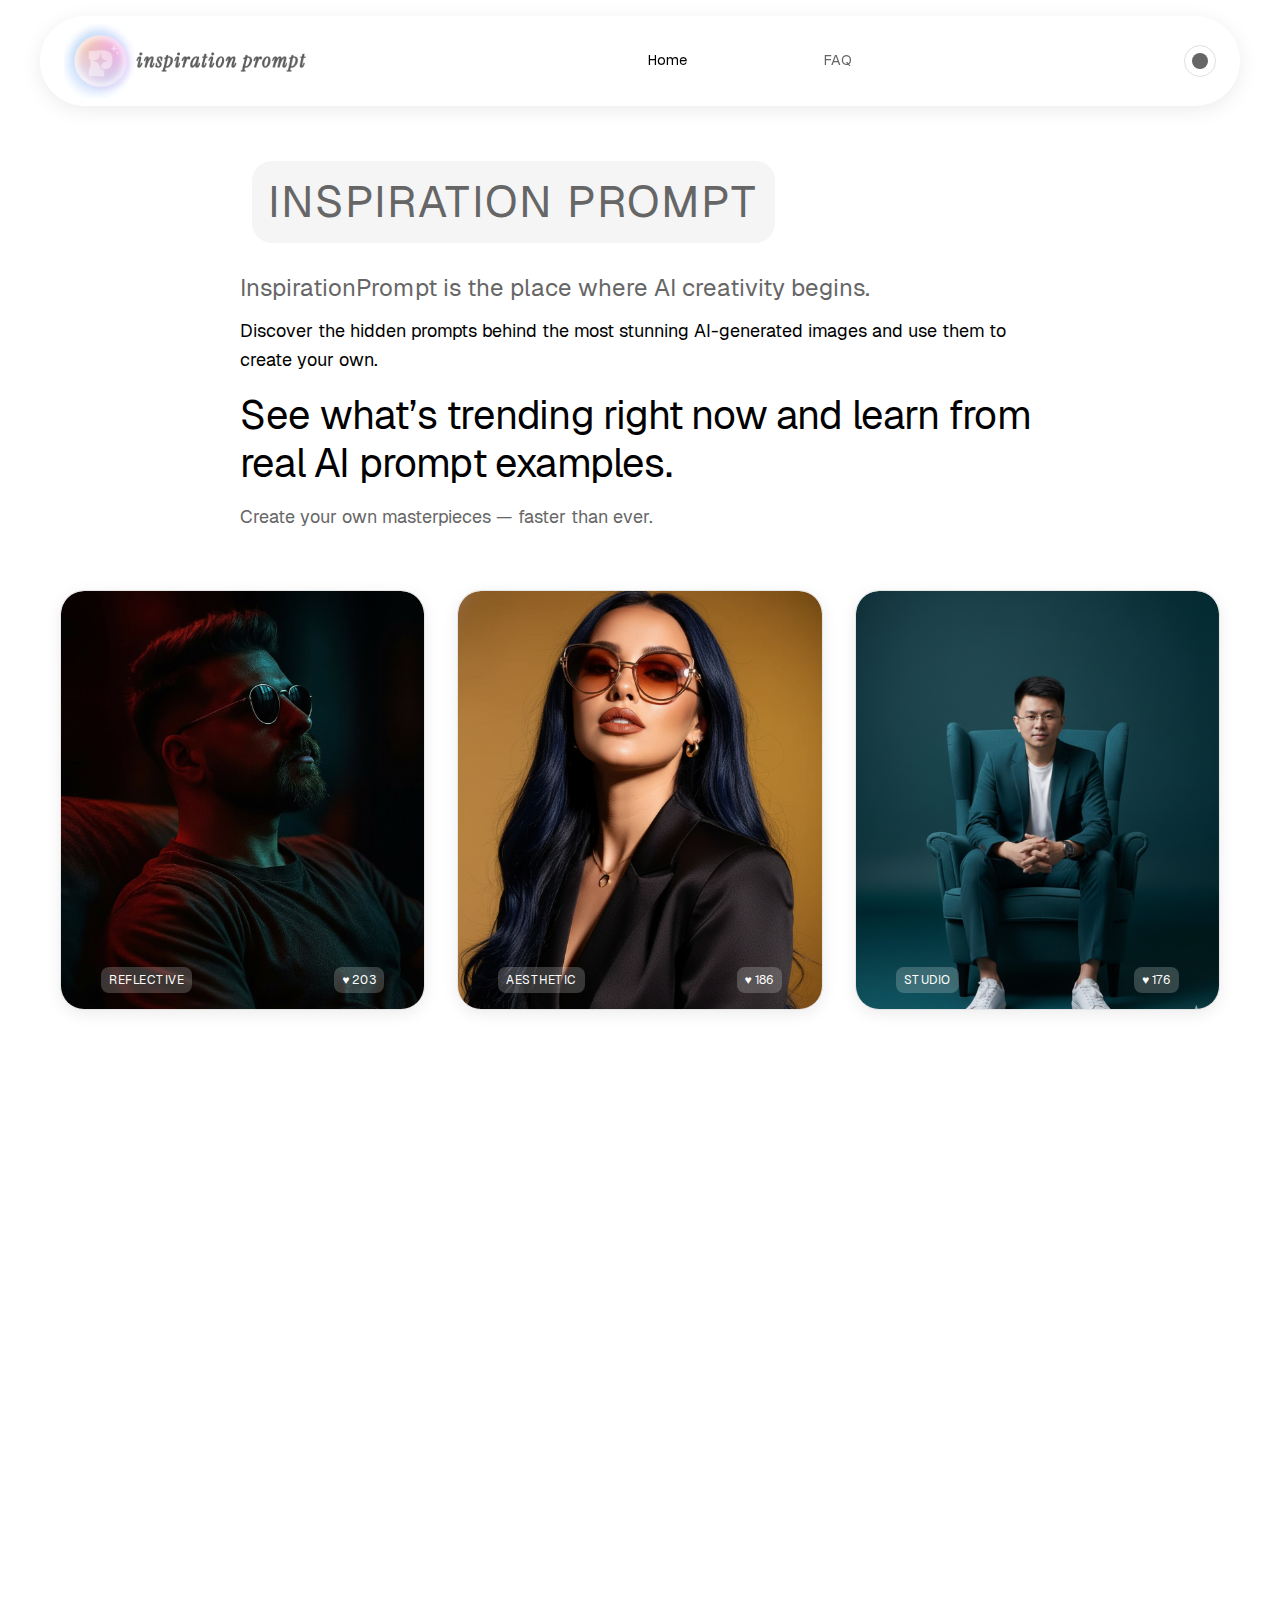
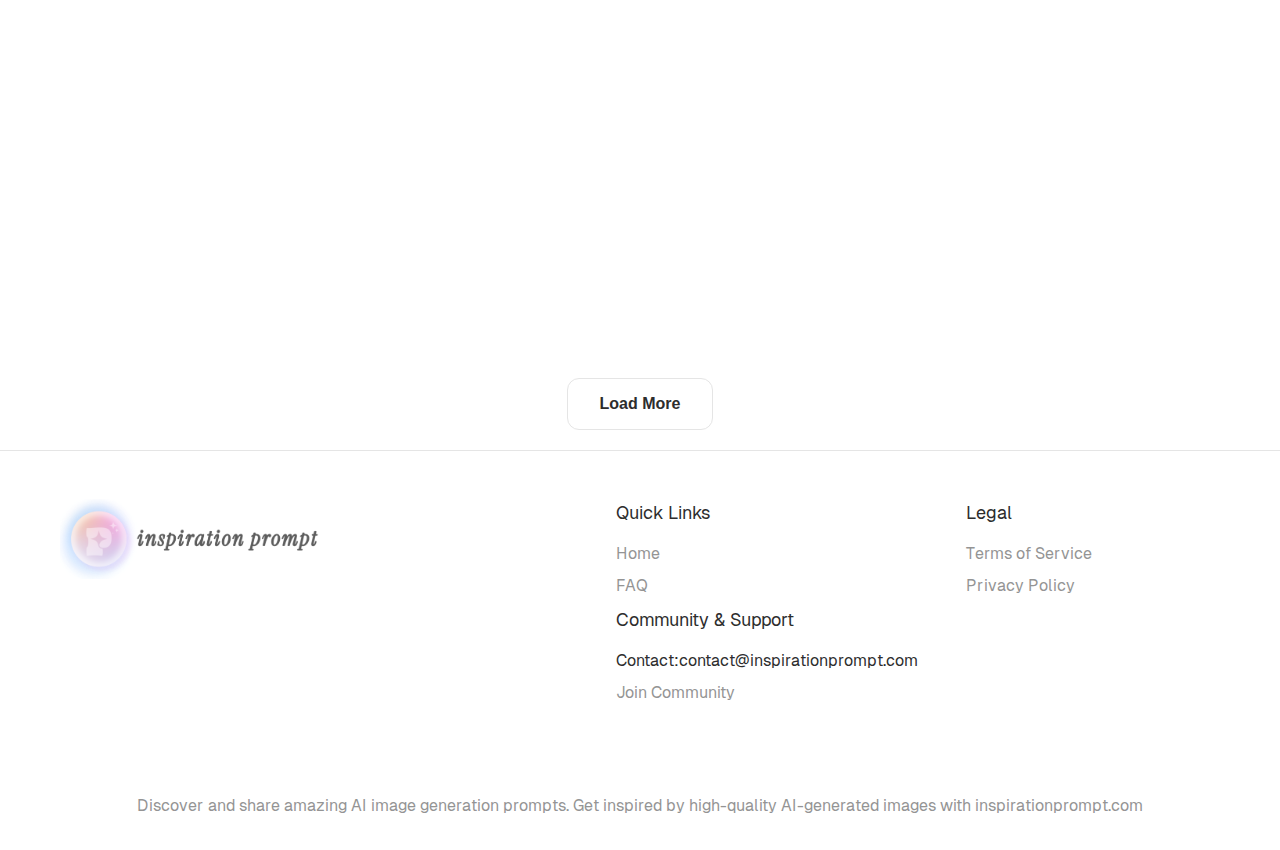
<file: index.html>
<!DOCTYPE html>
<html lang="en">
<head>
    <meta charset="UTF-8">
    <meta name="viewport" content="width=device-width, initial-scale=1.0">
    <title>InspirationPrompt.com - Discover AI Image Generation Prompts</title>
    <meta name="description" content="Discover amazing AI image generation prompts and get inspiration from high-quality AI-generated images. Explore prompts for Stable Diffusion, Midjourney, and more.">
    <link rel="stylesheet" href="assets/css/styles.css">
    <link rel="preconnect" href="https://fonts.googleapis.com">
    <link rel="preconnect" href="https://fonts.gstatic.com" crossorigin>
    <link href="https://fonts.googleapis.com/css2?family=Inter:wght@300;400;500;600;700&family=Space+Grotesk:wght@400;500;600;700&display=swap" rel="stylesheet">
    <link rel="icon" type="image/png" href="assets/Insperation Prompt Logo label.png">
    <style>
        /* Fallback to ensure page is visible even if JS fails */
        body {
            opacity: 1 !important;
        }
    </style>
</head>
<body>
    <!-- Navigation -->
    <nav class="navbar">
        <div class="nav-container">
            <div class="nav-logo">
                <img src="assets/Inspiration Prompt Logo.png" alt="Inspiration Prompt" class="logo-image">
            </div>
            
            <div class="nav-menu" id="nav-menu">
                <a href="index.html" class="nav-link active">Home</a>
                <a href="faq/index.html" class="nav-link">FAQ</a>
            </div>
            
            <div class="nav-actions">
                <div class="theme-toggle" id="theme-toggle">
                    <div class="theme-icon"></div>
                </div>
                <div class="hamburger" id="hamburger">
                    <span></span>
                    <span></span>
                    <span></span>
                </div>
            </div>
    </nav>

    <!-- Hero Section -->
    <section class="hero">
        <div class="container">
            <div class="section-tag"> Inspiration Prompt</div>
            <div class="hero-content">
                <div class="hero-text">
                    <p class="hero-intro">InspirationPrompt is the place where AI creativity begins.</p>
                    <p class="hero-description">Discover the hidden prompts behind the most stunning AI-generated images  and use them to create your own.</p>
                </div>
                <div class="section-header">
                <h2 class="section-title">See what’s trending right now and learn from real AI prompt examples.</h2>
                <p class="section-subtitle">Create your own masterpieces — faster than ever.</p>
            </div>
            </div>
        </div>
    </section>

    <!-- Community Section -->
    <section class="community-section" id="community">
        <div class="container">
            
            
            <div class="featured-grid">
                <div class="prompt-card" data-tags="Reflective">
                    <div class="card-image-wrapper">
                        <a href="prompt-detail.html?id=1.jpg" class="card-image-link">
                            <img src="assets/images/1.jpg" alt="Cinematic Portrait" loading="lazy">
                        </a>
                    </div>
                    <div class="card-info">
                        <div class="card-header">
                            <span class="card-category">Reflective</span>
                            <span class="card-likes">♥ 203</span>
                        </div>
                    </div>
                </div>

                <div class="prompt-card" data-tags="Aesthetic">
                    <div class="card-image-wrapper">
                        <a href="prompt-detail.html?id=2.jpg" class="card-image-link">
                            <img src="assets/images/2.jpg" alt="Honey Portrait" loading="lazy">
                        </a>
                    </div>
                    <div class="card-info">
                        <div class="card-header">
                            <span class="card-category">Aesthetic</span>
                            <span class="card-likes">♥ 186</span>
                        </div>
                    </div>
                </div>

                <div class="prompt-card" data-tags="Studio">
                    <div class="card-image-wrapper">
                        <a href="prompt-detail.html?id=3.jpg" class="card-image-link">
                            <img src="assets/images/3.jpg" alt="Black & White Portrait" loading="lazy">
                        </a>
                    </div>
                    <div class="card-info">
                        <div class="card-header">
                            <span class="card-category">Studio</span>
                            <span class="card-likes">♥ 176</span>
                        </div>
                    </div>
                </div>

                <div class="prompt-card" data-tags="Underwater">
                    <div class="card-image-wrapper">
                        <a href="prompt-detail.html?id=4.jpg" class="card-image-link">
                            <img src="assets/images/4.jpg" alt="Mountain Dawn" loading="lazy">
                        </a>
                    </div>
                    <div class="card-info">
                        <div class="card-header">
                            <span class="card-category">Underwater</span>
                            <span class="card-likes">♥ 132</span>
                        </div>
                    </div>
                </div>

                <div class="prompt-card" data-tags="Motion">
                    <div class="card-image-wrapper">
                        <a href="prompt-detail.html?id=5.jpg" class="card-image-link">
                            <img src="assets/images/5.jpg" alt="Abstract Flow" loading="lazy">
                        </a>
                    </div>
                    <div class="card-info">
                        <div class="card-header">
                            <span class="card-category">Motion</span>
                            <span class="card-likes">♥ 125</span>
                        </div>
                    </div>
                </div>

                <div class="prompt-card" data-tags="Birthday">
                    <div class="card-image-wrapper">
                        <a href="prompt-detail.html?id=6.jpg" class="card-image-link">
                            <img src="assets/images/6.jpg" alt="Modern Architecture" loading="lazy">
                        </a>
                    </div>
                    <div class="card-info">
                        <div class="card-header">
                            <span class="card-category">Birthday</span>
                            <span class="card-likes">♥ 118</span>
                        </div>
                    </div>
                </div>

                <div class="prompt-card" data-tags="Urban">
                    <div class="card-image-wrapper">
                        <a href="prompt-detail.html?id=7.jpg" class="card-image-link">
                            <img src="assets/images/7.jpg" alt="Magical Forest" loading="lazy">
                        </a>
                    </div>
                    <div class="card-info">
                        <div class="card-header">
                            <span class="card-category">Urban</span>
                            <span class="card-likes">♥ 109</span>
                        </div>
                    </div>
                </div>

                <div class="prompt-card" data-tags="Atmosphere">
                    <div class="card-image-wrapper">
                        <a href="prompt-detail.html?id=8.jpg" class="card-image-link">
                            <img src="assets/images/8.jpg" alt="Gourmet Dessert" loading="lazy">
                        </a>
                    </div>
                    <div class="card-info">
                        <div class="card-header">
                            <span class="card-category">Atmosphere</span>
                            <span class="card-likes">♥ 103</span>
                        </div>
                    </div>
                </div>
                <div class="prompt-card" data-tags="Moody">
                    <div class="card-image-wrapper">
                        <a href="prompt-detail.html?id=9.jpg" class="card-image-link">
                            <img src="assets/images/9.jpg" alt="Gourmet Dessert" loading="lazy">
                        </a>
                    </div>
                    <div class="card-info">
                        <div class="card-header">
                            <span class="card-category">Moody</span>
                            <span class="card-likes">♥ 83</span>
                        </div>
                    </div>
                </div>
            </div>
            
            <div class="cta-section">
                <button id="load-more-btn" class="btn btn-secondary">Load More</button>
            </div>
        </div>
    </section>

    <!-- Footer -->
    <footer class="footer">
        <div class="container">
            <div class="footer-content">
                <div class="footer-section">
                    <div class="footer-logo">
                        <img src="assets/Inspiration Prompt Logo.png" alt="Inspiration Prompt" class="footer-logo-image">
                    </div>
                </div>
                
                <div class="footer-section">
                    <h4 class="footer-title">Quick Links</h4>
                    <ul class="footer-links">
                        <li><a href="index.html">Home</a></li>
                        <li><a href="faq/index.html">FAQ</a></li>
                        <h4 class="footer-title">Community & Support</h4>
                        <li>Contact:contact@inspirationprompt.com</li>
                        <li><a href="https://discord.gg/rNgAFP3b" target="_blank" rel="noopener noreferrer">Join Community</a></li>
                    
                        <div class="footer-section">
                    
                </div>
                    </ul>
                </div>
                
                <div class="footer-section">
                    <h4 class="footer-title">Legal</h4>
                    <ul class="footer-links">
                        <li><a href="terms/index.html">Terms of Service</a></li>
                        <li><a href="privacy/index.html">Privacy Policy</a></li>
                    </ul>
                </div>
            </div>
            
            <div class="footer-bottom">
                <p>Discover and share amazing AI image generation prompts. Get inspired by high-quality AI-generated images with inspirationprompt.com</p>
            </div>
        </div>
    </footer>

    <script src="assets/js/prompt-data.js"></script>
    <script src="assets/js/main.js"></script>

</body>
</html>
</file>
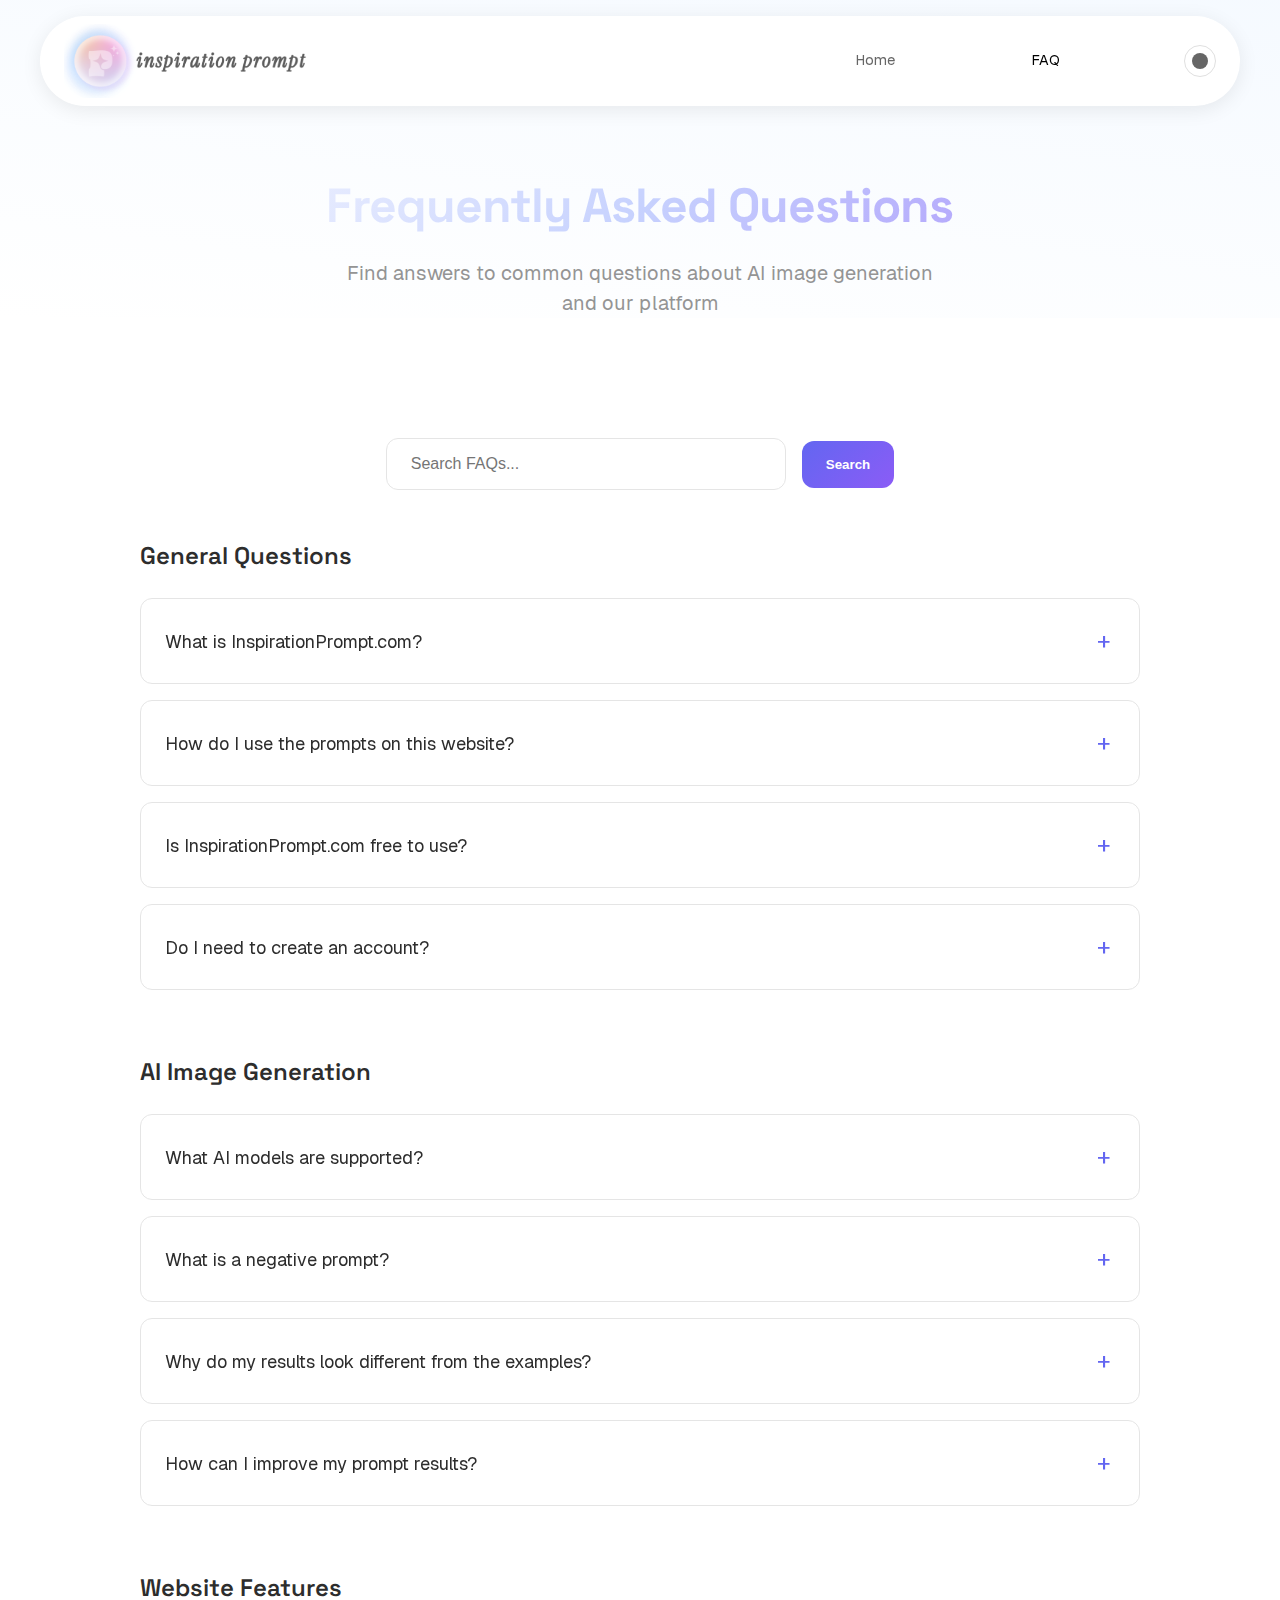
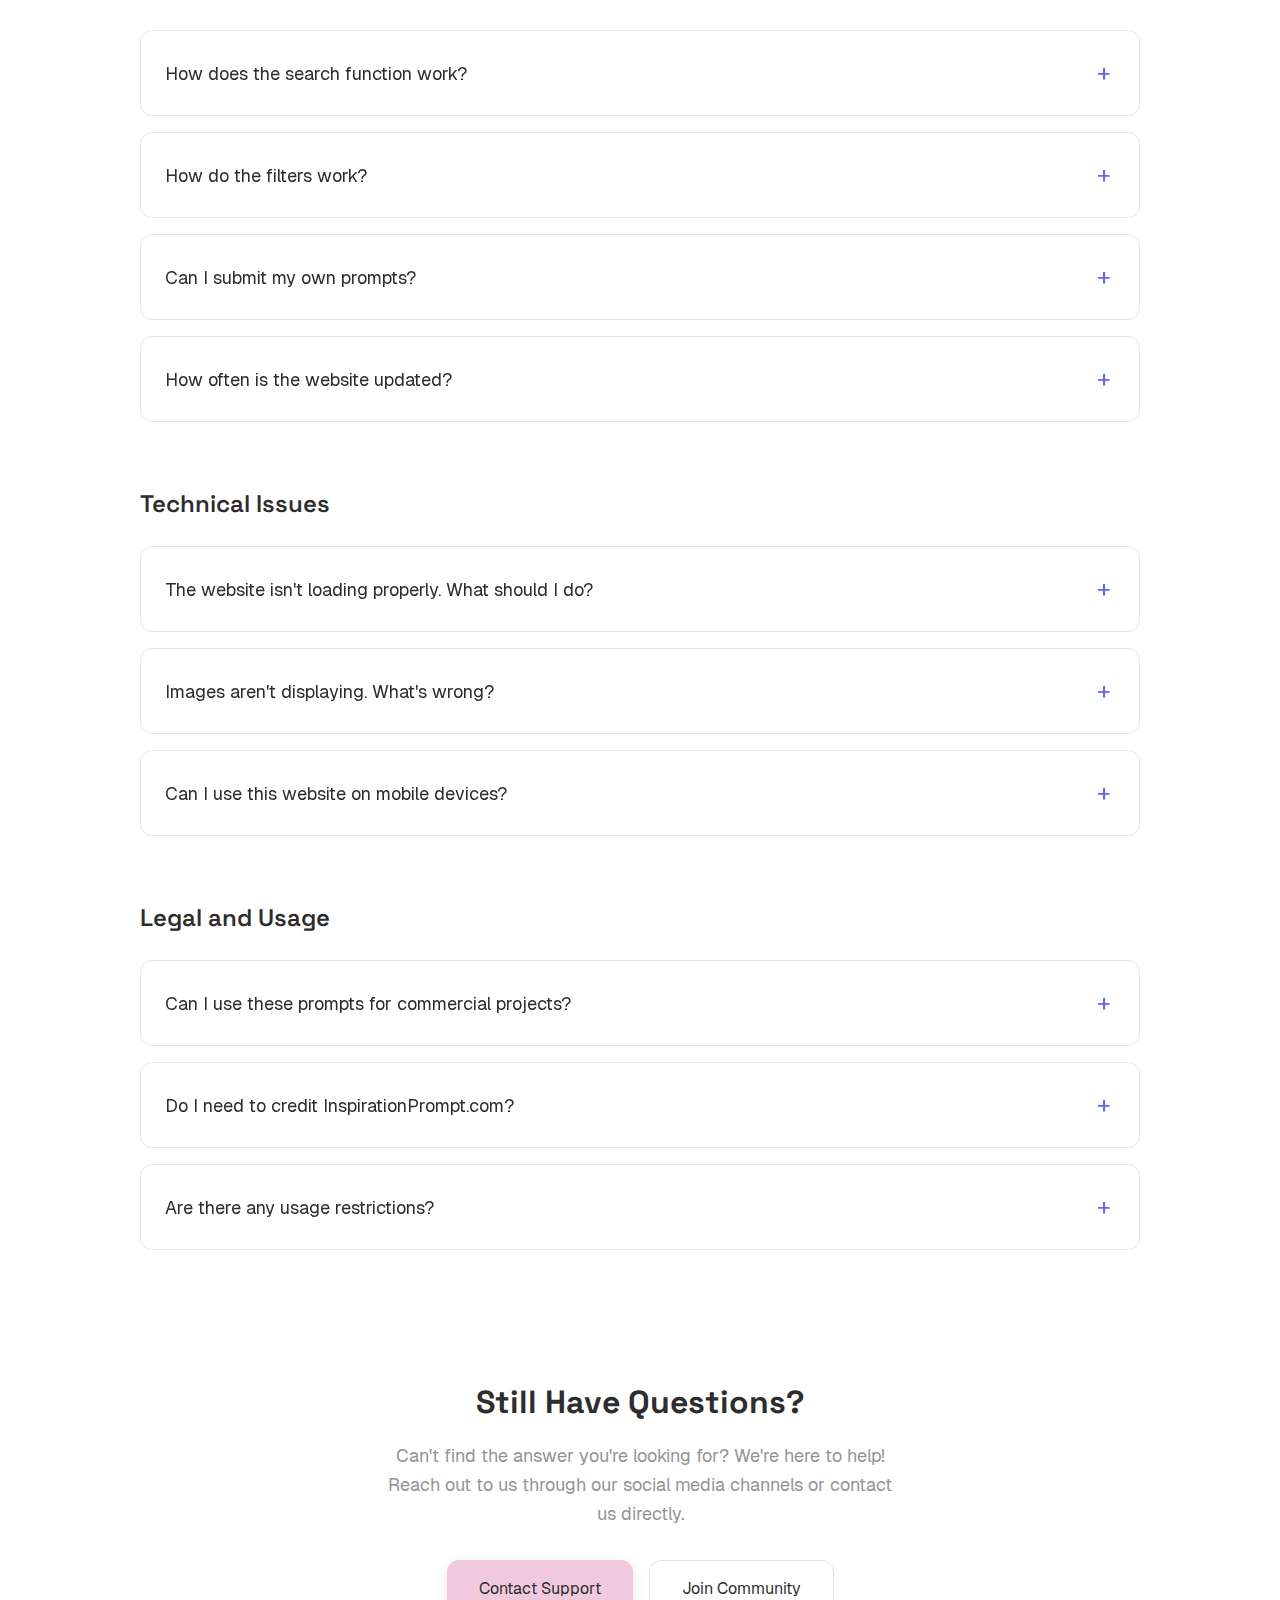
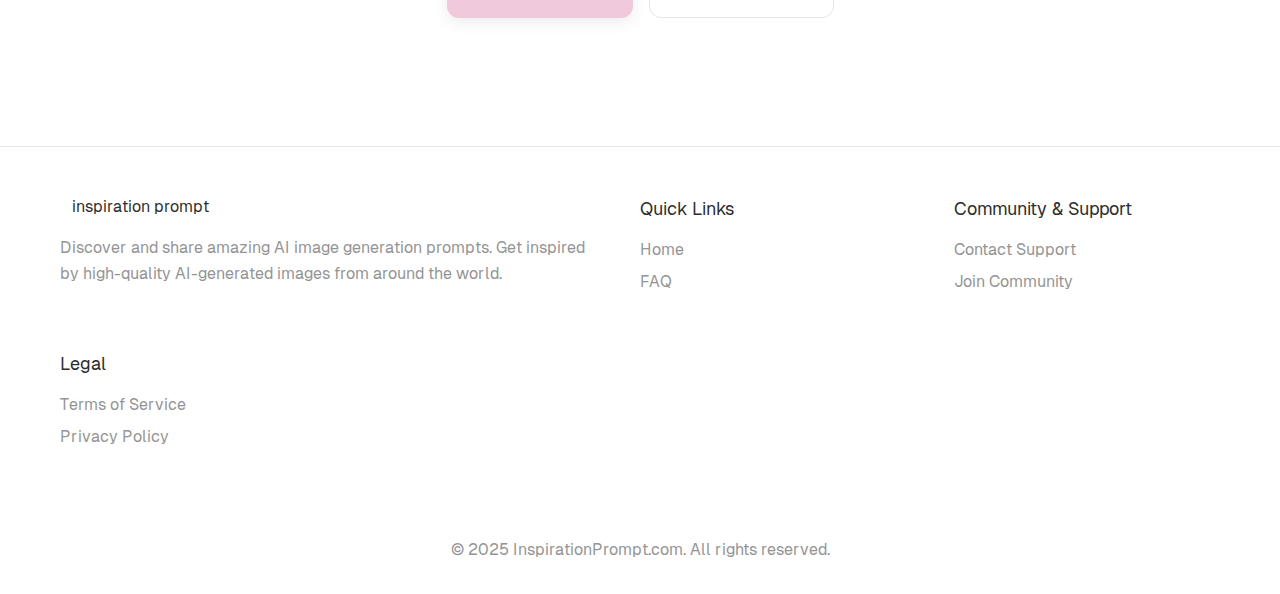
<file: faq/index.html>
<!DOCTYPE html>
<html lang="en">
<head>
    <meta charset="UTF-8">
    <meta name="viewport" content="width=device-width, initial-scale=1.0">
    <title>Frequently Asked Questions - InspirationPrompt.com</title>
    <meta name="description" content="Find answers to common questions about AI image generation, prompts, and how to use InspirationPrompt.com effectively.">
    <link rel="stylesheet" href="../assets/css/styles.css">
    <link rel="preconnect" href="https://fonts.googleapis.com">
    <link rel="preconnect" href="https://fonts.gstatic.com" crossorigin>
    <link href="https://fonts.googleapis.com/css2?family=Inter:wght@300;400;500;600;700&family=Space+Grotesk:wght@400;500;600;700&display=swap" rel="stylesheet">
    
</head>
<body>
    <!-- Navigation -->
    <nav class="navbar">
        <div class="nav-container">
            <div class="nav-logo">
                <img src="../assets/Inspiration Prompt Logo.png" alt="Inspiration Prompt" class="logo-image">
            </div>
            
            <div class="nav-menu" id="nav-menu">
                <a href="../index.html" class="nav-link">Home</a>
                <a href="index.html" class="nav-link active">FAQ</a>
                <div class="theme-toggle" id="theme-toggle">
                    <div class="theme-icon"></div>
                </div>
            </div>
            
            <div class="hamburger" id="hamburger">
                <span></span>
                <span></span>
                <span></span>
            </div>
        </div>
    </nav>

    <!-- Page Header -->
    <section class="pagee-header">
        <div class="container">
            <h1 class="page-title">Frequently Asked Questions</h1>
            <p class="page-subtitle">Find answers to common questions about AI image generation and our platform</p>
        </div>
    </section>

    <!-- FAQ Content -->
    <section class="faq-content">
        <div class="container">
            <div class="faq-grid">
                <!-- General Questions -->
                <div class="faq-category">
                    <h2 class="category-title">General Questions</h2>
                    
                    <div class="faq-item">
                        <div class="faq-question" onclick="toggleFAQ(this)">
                            <h3>What is InspirationPrompt.com?</h3>
                            <span class="faq-icon">+</span>
                        </div>
                        <div class="faq-answer">
                            <p>InspirationPrompt.com is a platform dedicated to showcasing AI-generated images and their corresponding prompts. We help users discover amazing prompts for AI image generation tools like Stable Diffusion, Midjourney, DALL-E, and more. Our goal is to inspire creativity and help you create stunning AI-generated artwork.</p>
                        </div>
                    </div>

                    <div class="faq-item">
                        <div class="faq-question" onclick="toggleFAQ(this)">
                            <h3>How do I use the prompts on this website?</h3>
                            <span class="faq-icon">+</span>
                        </div>
                        <div class="faq-answer">
                            <p>Using our prompts is simple! Browse through our collection, find an image you like, and click on it to view the full prompt details. You can then copy the prompt text and paste it into your preferred AI image generation tool. Each prompt page also includes technical details like the AI model used, resolution, and other parameters.</p>
                        </div>
                    </div>

                    <div class="faq-item">
                        <div class="faq-question" onclick="toggleFAQ(this)">
                            <h3>Is InspirationPrompt.com free to use?</h3>
                            <span class="faq-icon">+</span>
                        </div>
                        <div class="faq-answer">
                            <p>Yes! InspirationPrompt.com is completely free to use. You can browse, search, and copy prompts without any cost or registration. We believe in making AI art inspiration accessible to everyone. We do display ads to help support the platform, but they don't interfere with your browsing experience.</p>
                        </div>
                    </div>

                    <div class="faq-item">
                        <div class="faq-question" onclick="toggleFAQ(this)">
                            <h3>Do I need to create an account?</h3>
                            <span class="faq-icon">+</span>
                        </div>
                        <div class="faq-answer">
                            <p>No account is required to browse and use prompts from our website. You can access all features including searching, filtering, and copying prompts without registration. We keep the platform open and accessible to encourage creativity and exploration in AI art generation.</p>
                        </div>
                    </div>
                </div>

                <!-- AI Image Generation -->
                <div class="faq-category">
                    <h2 class="category-title">AI Image Generation</h2>
                    
                    <div class="faq-item">
                        <div class="faq-question" onclick="toggleFAQ(this)">
                            <h3>What AI models are supported?</h3>
                            <span class="faq-icon">+</span>
                        </div>
                        <div class="faq-answer">
                            <p>Our prompts are designed to work with various AI image generation models including:</p>
                            <ul>
                                <li><strong>Stable Diffusion</strong> (various versions including SDXL)</li>
                                <li><strong>Midjourney</strong> (V5, V6, and newer versions)</li>
                                <li><strong>DALL-E</strong> (DALL-E 2 and DALL-E 3)</li>
                                <li><strong>Leonardo AI</strong></li>
                                <li><strong>Other models</strong> that accept text prompts</li>
                            </ul>
                            <p>Each prompt on our site indicates which model was used to generate the example image.</p>
                        </div>
                    </div>

                    <div class="faq-item">
                        <div class="faq-question" onclick="toggleFAQ(this)">
                            <h3>What is a negative prompt?</h3>
                            <span class="faq-icon">+</span>
                        </div>
                        <div class="faq-answer">
                            <p>A negative prompt tells the AI what you <strong>don't</strong> want in your image. It's used to exclude certain elements, styles, or qualities. For example, if you want a realistic image, you might use "cartoon, anime, illustration" as negative prompts. Many of our prompt examples include both positive and negative prompts for better results.</p>
                        </div>
                    </div>

                    <div class="faq-item">
                        <div class="faq-question" onclick="toggleFAQ(this)">
                            <h3>Why do my results look different from the examples?</h3>
                            <span class="faq-icon">+</span>
                        </div>
                        <div class="faq-answer">
                            <p>Several factors can affect your results:</p>
                            <ul>
                                <li><strong>Different AI models</strong> interpret prompts differently</li>
                                <li><strong>Model versions</strong> and updates can change outputs</li>
                                <li><strong>Settings and parameters</strong> like CFG scale, sampling steps, and seed values</li>
                                <li><strong>Model-specific features</strong> and training data</li>
                                <li><strong>Randomness</strong> inherent in AI generation</li>
                            </ul>
                            <p>Don't be discouraged if your first attempt doesn't match exactly - experiment with the prompt and settings to achieve your desired result!</p>
                        </div>
                    </div>

                    <div class="faq-item">
                        <div class="faq-question" onclick="toggleFAQ(this)">
                            <h3>How can I improve my prompt results?</h3>
                            <span class="faq-icon">+</span>
                        </div>
                        <div class="faq-answer">
                            <p>Here are some tips for better AI image generation:</p>
                            <ul>
                                <li><strong>Be specific:</strong> Include details about style, lighting, colors, and composition</li>
                                <li><strong>Use descriptive adjectives:</strong> "dramatic lighting," "vibrant colors," "soft focus"</li>
                                <li><strong>Specify the medium:</strong> "oil painting," "digital art," "photograph," "watercolor"</li>
                                <li><strong>Include technical details:</strong> "8K resolution," "ultra-detailed," "professional photography"</li>
                                <li><strong>Reference artists or styles:</strong> "in the style of Van Gogh," "cyberpunk aesthetic"</li>
                                <li><strong>Use negative prompts</strong> to exclude unwanted elements</li>
                            </ul>
                            <p>Study our example prompts to learn effective techniques and phrasing!</p>
                        </div>
                    </div>
                </div>

                <!-- Website Features -->
                <div class="faq-category">
                    <h2 class="category-title">Website Features</h2>
                    
                    <div class="faq-item">
                        <div class="faq-question" onclick="toggleFAQ(this)">
                            <h3>How does the search function work?</h3>
                            <span class="faq-icon">+</span>
                        </div>
                        <div class="faq-answer">
                            <p>Our search function looks through multiple aspects of each prompt:</p>
                            <ul>
                                <li>Prompt titles and descriptions</li>
                                <li>The actual prompt text content</li>
                                <li>Tags and categories</li>
                                <li>AI model information</li>
                            </ul>
                            <p>You can search for specific styles, subjects, colors, or even specific words that might appear in the prompts. The search is case-insensitive and supports partial matches.</p>
                        </div>
                    </div>

                    <div class="faq-item">
                        <div class="faq-question" onclick="toggleFAQ(this)">
                            <h3>How do the filters work?</h3>
                            <span class="faq-icon">+</span>
                        </div>
                        <div class="faq-answer">
                            <p>Our filtering system allows you to narrow down prompts by:</p>
                            <ul>
                                <li><strong>AI Model:</strong> Filter by Stable Diffusion, Midjourney, DALL-E, etc.</li>
                                <li><strong>Categories:</strong> Landscape, portrait, abstract, architecture, etc.</li>
                                <li><strong>Tags:</strong> Specific subjects, styles, or themes</li>
                            </ul>
                            <p>You can combine multiple filters to find exactly what you're looking for. Filters work together with the search function for even more precise results.</p>
                        </div>
                    </div>

                    <div class="faq-item">
                        <div class="faq-question" onclick="toggleFAQ(this)">
                            <h3>Can I submit my own prompts?</h3>
                            <span class="faq-icon">+</span>
                        </div>
                        <div class="faq-answer">
                            <p>Currently, we curate all prompts on the platform to ensure quality and consistency. However, we're working on a submission system that will allow users to share their best prompts with the community. Stay tuned for updates!</p>
                            <p>In the meantime, if you have exceptional prompts you'd like to share, you can contact us through our social media channels or email.</p>
                        </div>
                    </div>

                    <div class="faq-item">
                        <div class="faq-question" onclick="toggleFAQ(this)">
                            <h3>How often is the website updated?</h3>
                            <span class="faq-icon">+</span>
                        </div>
                        <div class="faq-answer">
                            <p>We regularly add new prompts to keep our collection fresh and inspiring. New prompts are typically added:</p>
                            <ul>
                                <li><strong>Daily:</strong> New featured prompts and trending content</li>
                                <li><strong>Weekly:</strong> Themed collections and seasonal content</li>
                                <li><strong>Monthly:</strong> Major updates and new categories</li>
                            </ul>
                            <p>Follow us on social media to stay updated on new additions and platform improvements!</p>
                        </div>
                    </div>
                </div>

                <!-- Technical Issues -->
                <div class="faq-category">
                    <h2 class="category-title">Technical Issues</h2>
                    
                    <div class="faq-item">
                        <div class="faq-question" onclick="toggleFAQ(this)">
                            <h3>The website isn't loading properly. What should I do?</h3>
                            <span class="faq-icon">+</span>
                        </div>
                        <div class="faq-answer">
                            <p>If you're experiencing loading issues, try these solutions:</p>
                            <ul>
                                <li><strong>Refresh the page</strong> (Ctrl+F5 or Cmd+Shift+R)</li>
                                <li><strong>Clear your browser cache</strong> and cookies</li>
                                <li><strong>Try a different browser</strong> or incognito/private mode</li>
                                <li><strong>Check your internet connection</strong></li>
                                <li><strong>Disable browser extensions</strong> that might interfere</li>
                            </ul>
                            <p>If problems persist, please contact us with details about your browser, device, and the specific issue you're experiencing.</p>
                        </div>
                    </div>

                    <div class="faq-item">
                        <div class="faq-question" onclick="toggleFAQ(this)">
                            <h3>Images aren't displaying. What's wrong?</h3>
                            <span class="faq-icon">+</span>
                        </div>
                        <div class="faq-answer">
                            <p>Image display issues can be caused by several factors:</p>
                            <ul>
                                <li><strong>Slow internet connection</strong> - images may take time to load</li>
                                <li><strong>Browser compatibility</strong> - ensure you're using a modern browser</li>
                                <li><strong>Ad blockers</strong> - some ad blockers may interfere with image loading</li>
                                <li><strong>Firewall or network restrictions</strong> - check if your network blocks certain content</li>
                            </ul>
                            <p>Our images are served from reliable sources, so loading issues are usually temporary or related to your local setup.</p>
                        </div>
                    </div>

                    <div class="faq-item">
                        <div class="faq-question" onclick="toggleFAQ(this)">
                            <h3>Can I use this website on mobile devices?</h3>
                            <span class="faq-icon">+</span>
                        </div>
                        <div class="faq-answer">
                            <p>Absolutely! InspirationPrompt.com is fully responsive and optimized for mobile devices. The website automatically adapts to your screen size, providing an excellent experience on:</p>
                            <ul>
                                <li>Smartphones (iOS and Android)</li>
                                <li>Tablets (iPad, Android tablets)</li>
                                <li>Desktop computers</li>
                                <li>Various screen sizes and orientations</li>
                            </ul>
                            <p>All features including search, filters, and prompt copying work seamlessly on mobile devices.</p>
                        </div>
                    </div>
                </div>

                <!-- Legal and Usage -->
                <div class="faq-category">
                    <h2 class="category-title">Legal and Usage</h2>
                    
                    <div class="faq-item">
                        <div class="faq-question" onclick="toggleFAQ(this)">
                            <h3>Can I use these prompts for commercial projects?</h3>
                            <span class="faq-icon">+</span>
                        </div>
                        <div class="faq-answer">
                            <p>The prompts themselves are text descriptions and are generally free to use. However, the images you generate using these prompts may be subject to the terms of service of the AI tool you're using (Stable Diffusion, Midjourney, etc.).</p>
                            <p>Always check the specific terms of service for:</p>
                            <ul>
                                <li>The AI platform you're using</li>
                                <li>Commercial usage rights</li>
                                <li>Attribution requirements</li>
                                <li>Any usage restrictions</li>
                            </ul>
                            <p>We recommend reviewing the terms of your chosen AI tool before using generated images commercially.</p>
                        </div>
                    </div>

                    <div class="faq-item">
                        <div class="faq-question" onclick="toggleFAQ(this)">
                            <h3>Do I need to credit InspirationPrompt.com?</h3>
                            <span class="faq-icon">+</span>
                        </div>
                        <div class="faq-answer">
                            <p>While not required, we appreciate attribution when you use prompts from our platform! Crediting us helps:</p>
                            <ul>
                                <li>Support our platform and community</li>
                                <li>Help other artists discover our resources</li>
                                <li>Build a stronger AI art community</li>
                            </ul>
                            <p>A simple mention like "Prompt inspired by InspirationPrompt.com" is greatly appreciated but entirely optional.</p>
                        </div>
                    </div>

                    <div class="faq-item">
                        <div class="faq-question" onclick="toggleFAQ(this)">
                            <h3>Are there any usage restrictions?</h3>
                            <span class="faq-icon">+</span>
                        </div>
                        <div class="faq-answer">
                            <p>Our prompts are provided for creative and artistic purposes. We ask that you:</p>
                            <ul>
                                <li><strong>Use responsibly</strong> - avoid creating harmful, illegal, or offensive content</li>
                                <li><strong>Respect copyright</strong> - don't use prompts to recreate copyrighted characters or brands for commercial use</li>
                                <li><strong>Follow platform rules</strong> - adhere to the terms of service of your AI tool</li>
                                <li><strong>Be creative</strong> - use prompts as inspiration, not just copying exactly</li>
                            </ul>
                            <p>We reserve the right to remove any content that violates these guidelines or applicable laws.</p>
                        </div>
                    </div>
                </div>
            </div>

            <!-- Contact Section -->
            <div class="faq-contact">
                <div class="contact-card glass">
                    <h2 class="contact-title">Still Have Questions?</h2>
                    <p class="contact-description">
                        Can't find the answer you're looking for? We're here to help! Reach out to us through our social media channels or contact us directly.
                    </p>
                    <div class="contact-buttons">
                        <a href="mailto:contact@inspirationprompt.com" class="btn btn-primary">Contact Support</a>
                        <a href="https://discord.gg/rNgAFP3b" class="btn btn-secondary" target="_blank">Join Community</a>
                    </div>
                </div>
            </div>
        </div>
    </section>

    <!-- Footer -->
    <footer class="footer">
        <div class="container">
            <div class="footer-content">
                <div class="footer-section">
                    <div class="footer-logo">
                        <div class="logo-emblem"></div>
                        <span class="logo-text">inspiration prompt</span>
                    </div>
                    <p class="footer-description">Discover and share amazing AI image generation prompts. Get inspired by high-quality AI-generated images from around the world.</p>
                </div>
                
                <div class="footer-section">
                    <h4 class="footer-title">Quick Links</h4>
                    <ul class="footer-links">
                        <li><a href="../index.html">Home</a></li>
                        <li><a href="index.html">FAQ</a></li>
                    </ul>
                </div>
                
                <div class="footer-section">
                    <h4 class="footer-title">Community & Support</h4>
                    <ul class="footer-links">
                        <li><a href="mailto:contact@inspirationprompt.com">Contact Support</a></li>
                        <li><a href="https://discord.gg/rNgAFP3b" target="_blank" rel="noopener noreferrer">Join Community</a></li>
                    </ul>
                </div>
                
                <div class="footer-section">
                    <h4 class="footer-title">Legal</h4>
                    <ul class="footer-links">
                        <li><a href="../terms/index.html">Terms of Service</a></li>
                        <li><a href="../privacy/index.html">Privacy Policy</a></li>
                    </ul>
                </div>
            </div>
            
            <div class="footer-bottom">
                <p>&copy; 2025 InspirationPrompt.com. All rights reserved.</p>
            </div>
        </div>
    </footer>

    <script src="../assets/js/main.js"></script>
    <script src="../assets/js/faq.js"></script>
</body>
</html>
</file>
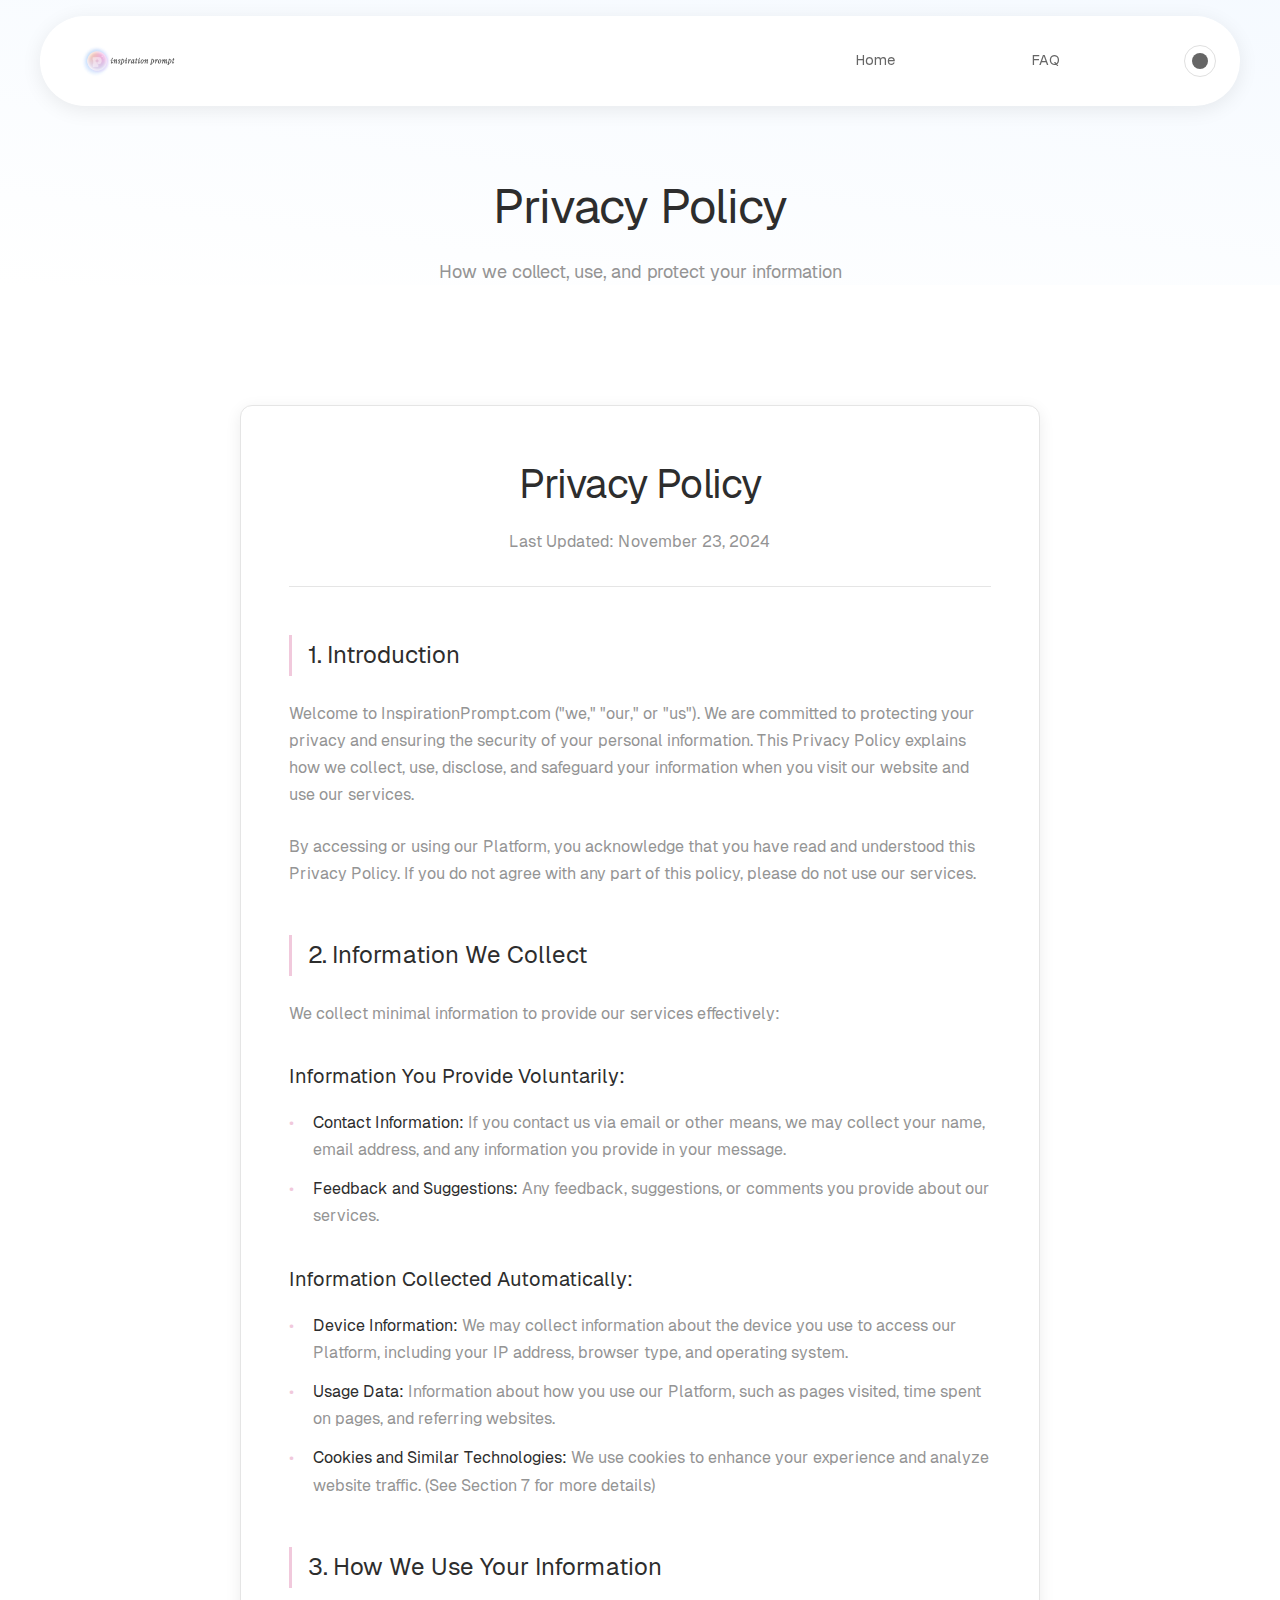
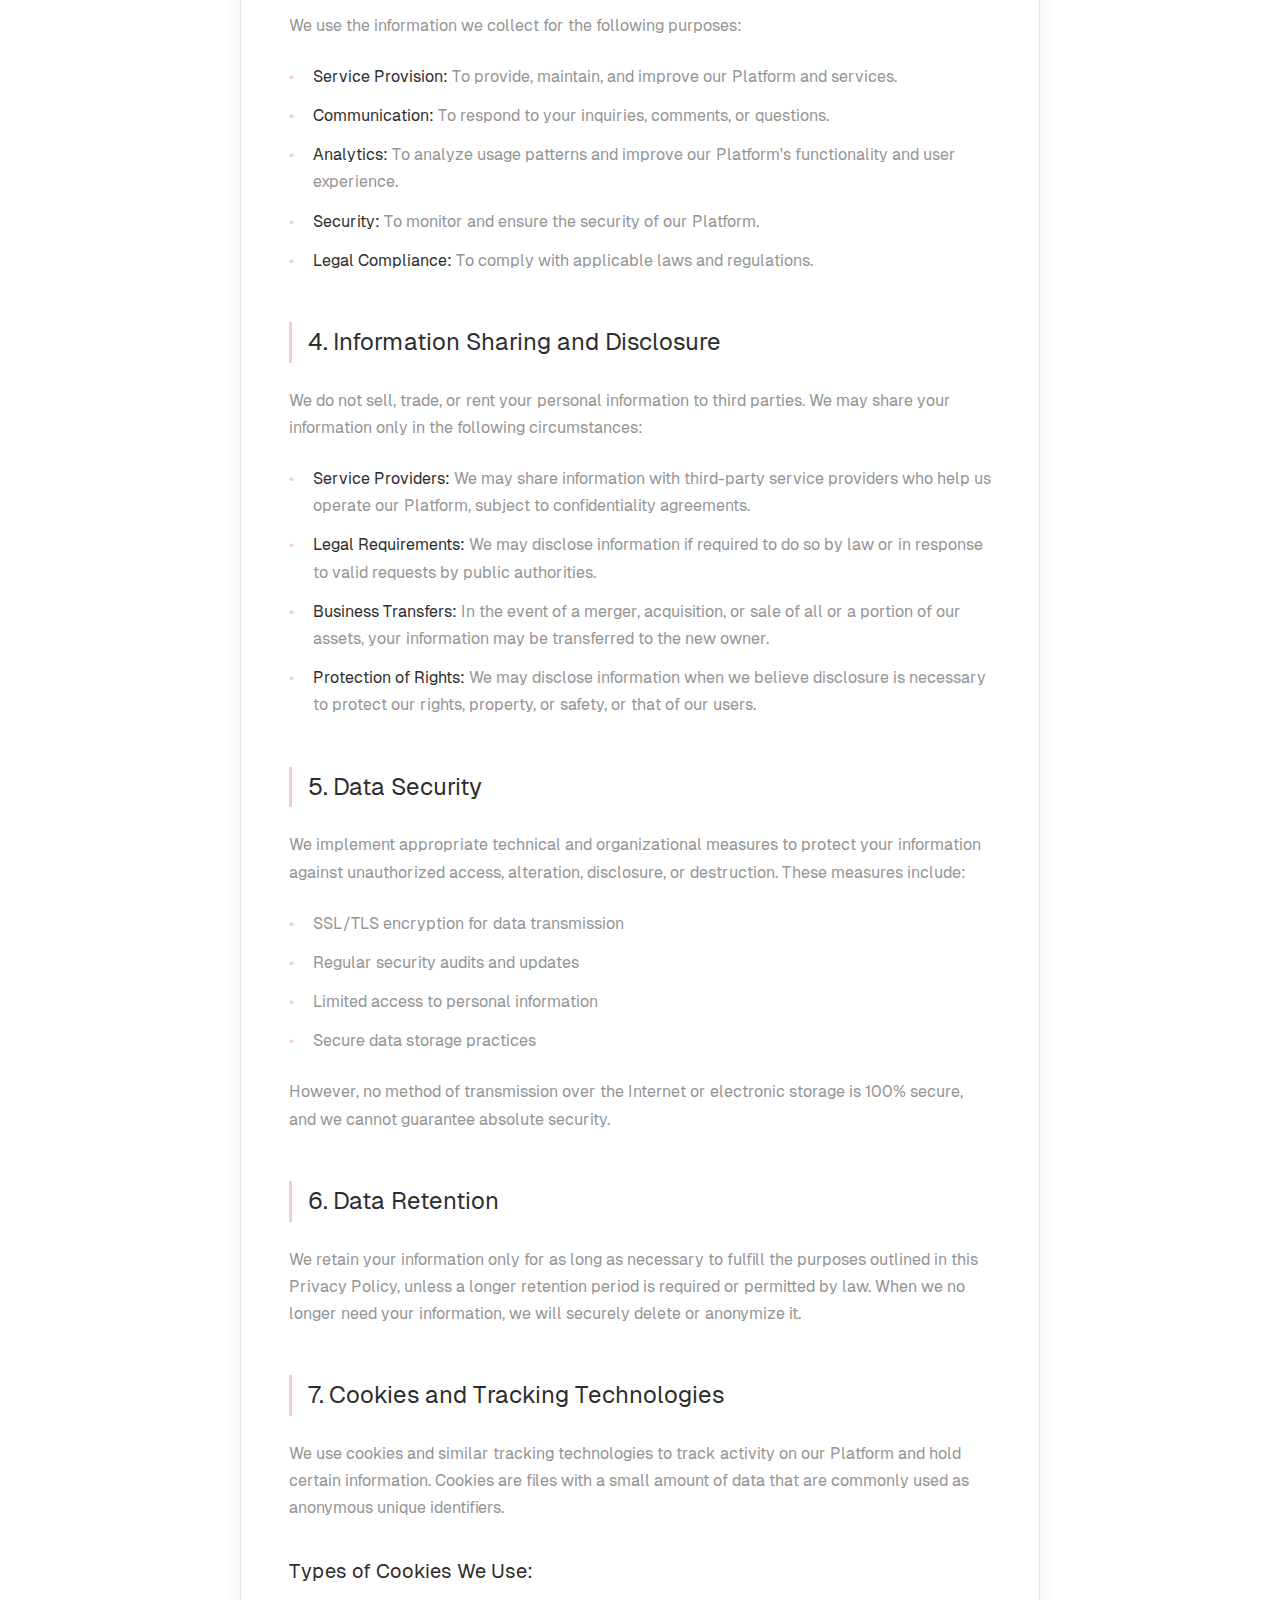
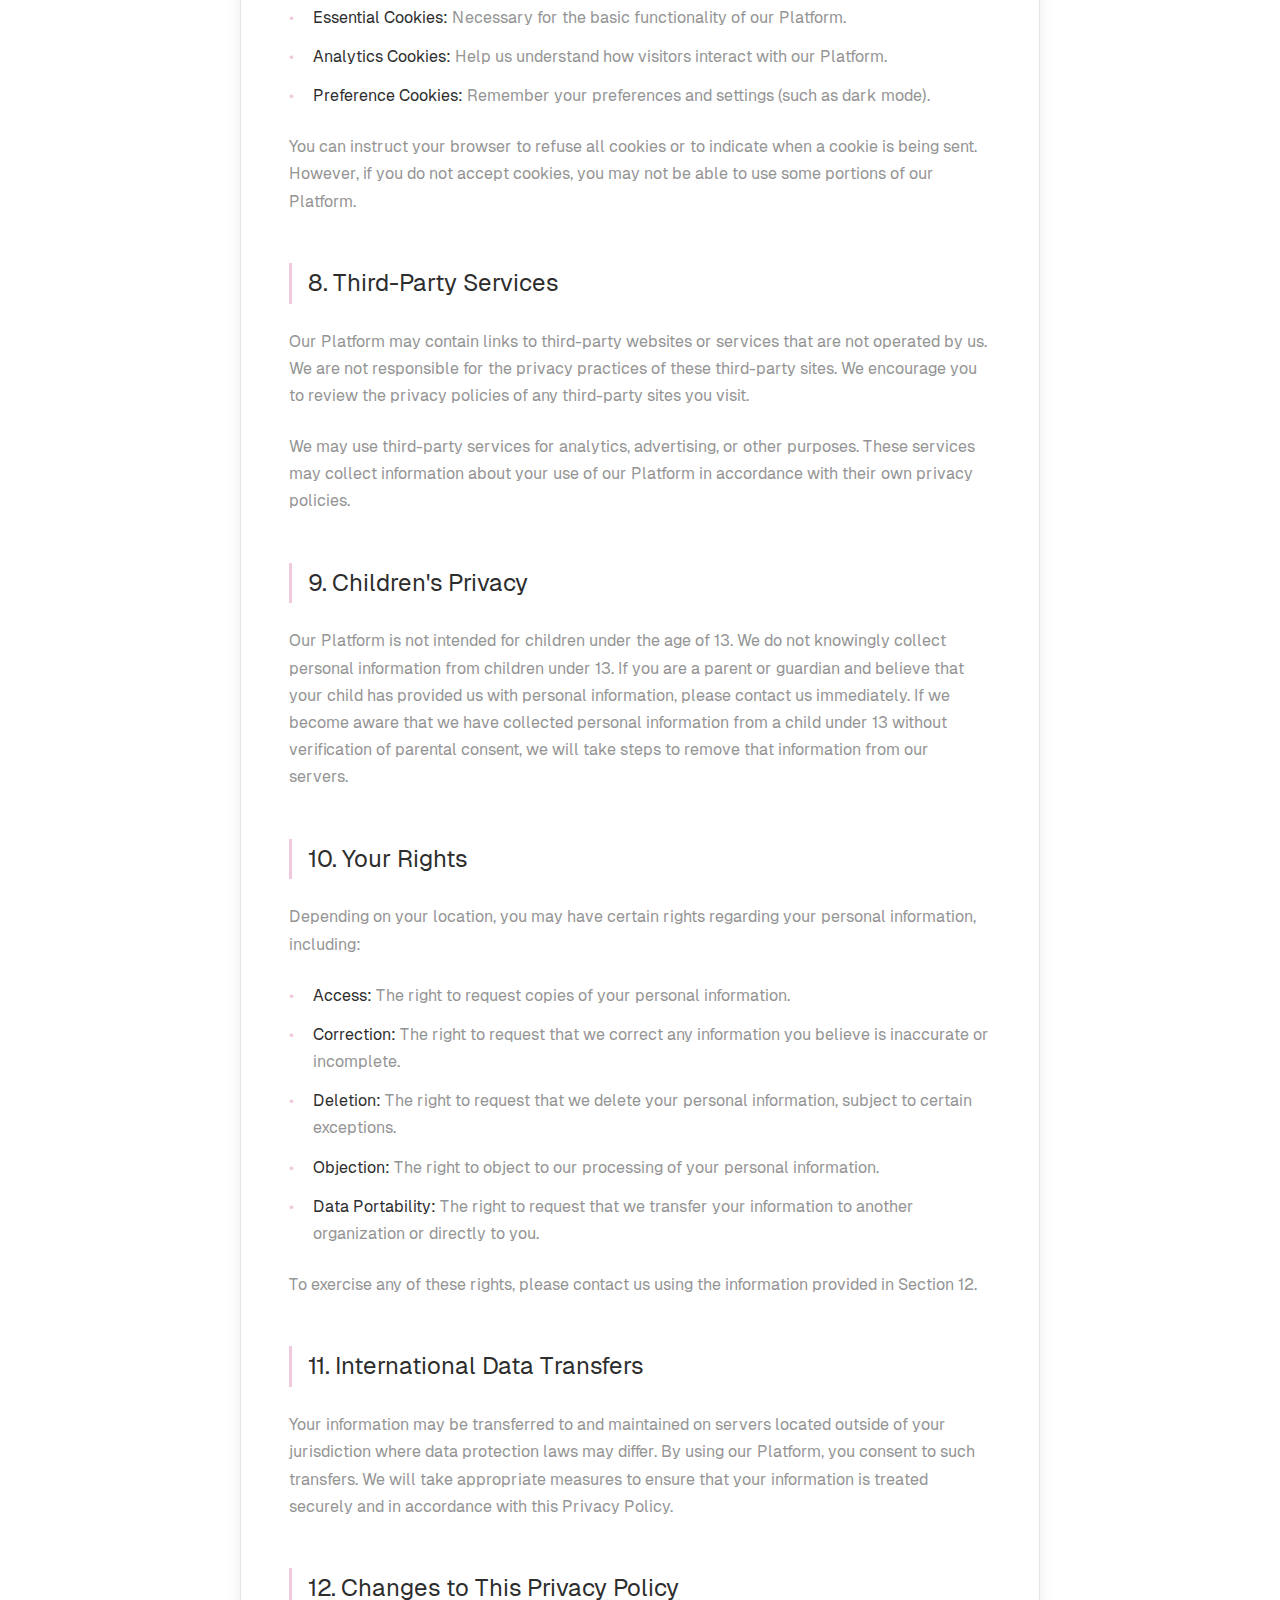
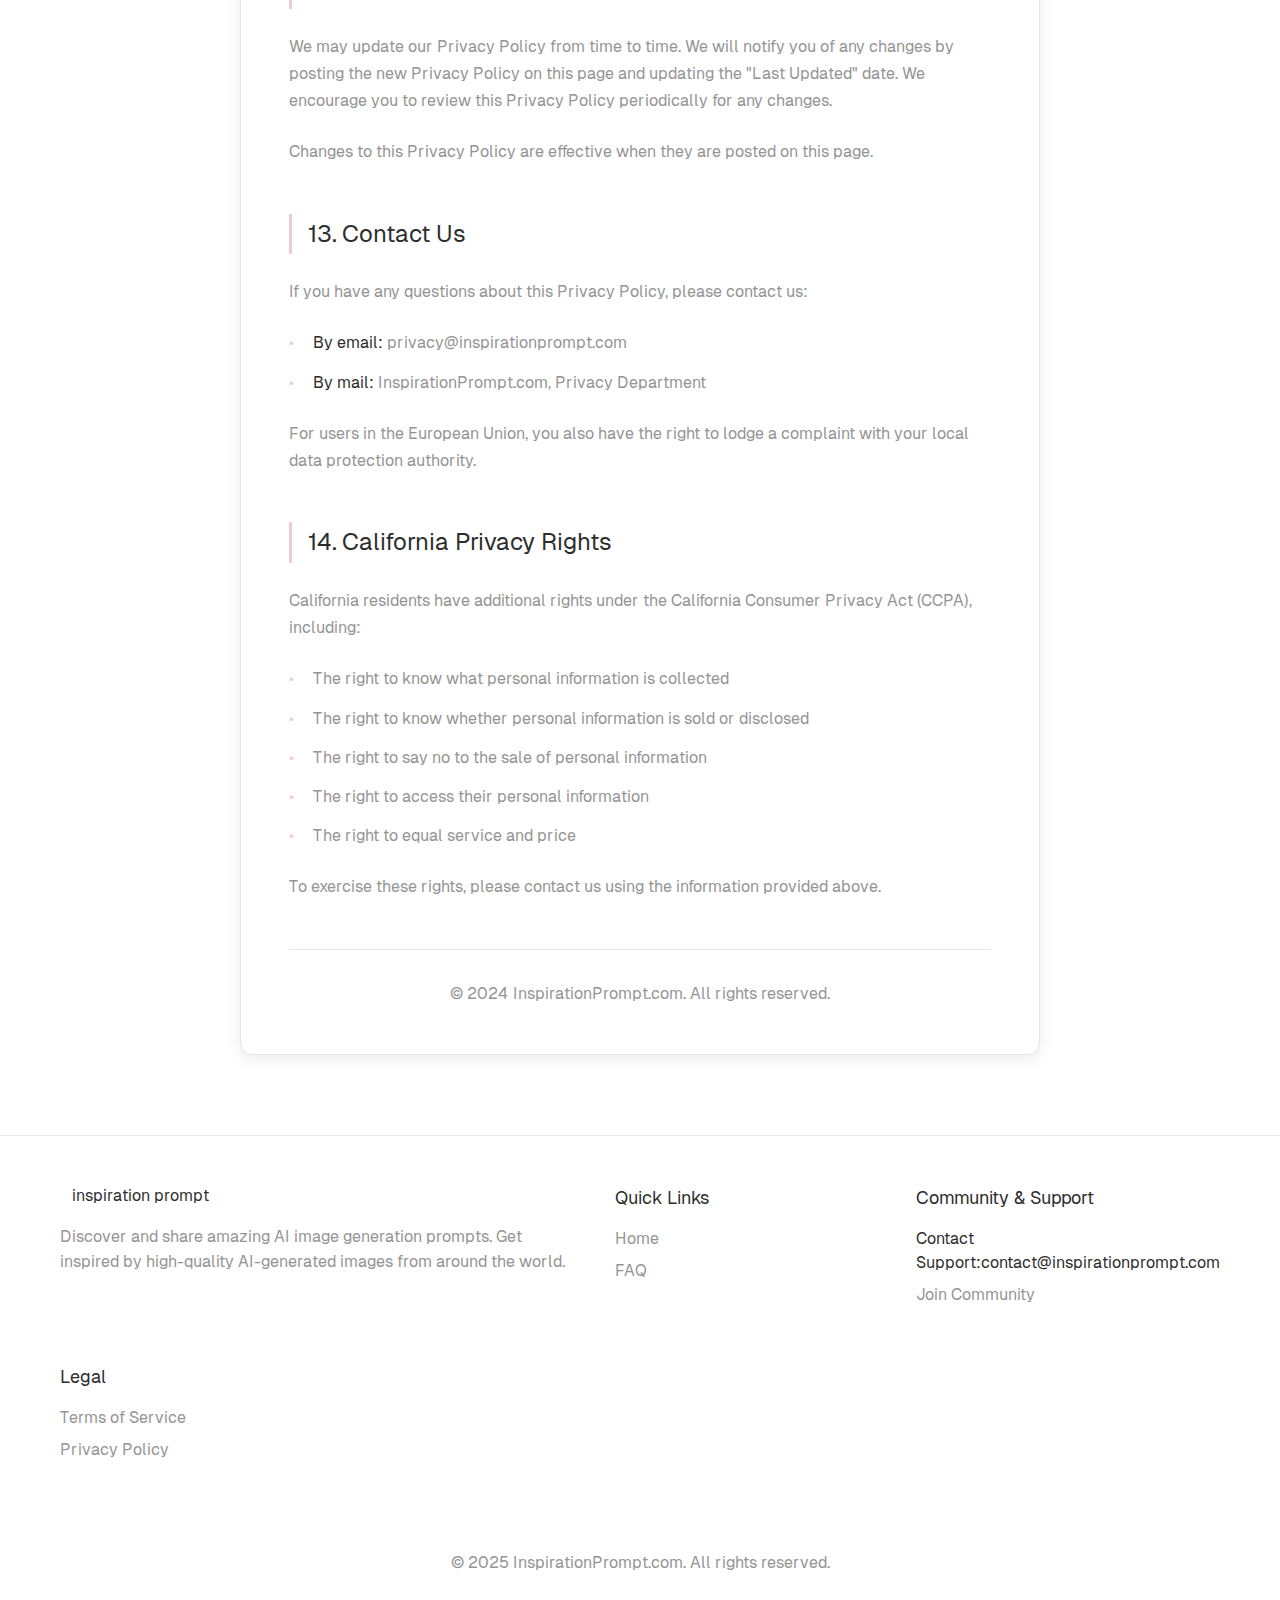
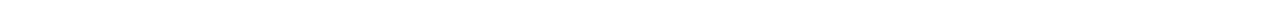
<file: privacy/index.html>
<!DOCTYPE html>
<html lang="en">
<head>
    <meta charset="UTF-8">
    <meta name="viewport" content="width=device-width, initial-scale=1.0">
    <title>Privacy Policy - InspirationPrompt.com</title>
    <meta name="description" content="Read our privacy policy to understand how we collect, use, and protect your information when you use InspirationPrompt.com.">
    <link rel="stylesheet" href="../assets/css/styles.css">
    <link rel="preconnect" href="https://fonts.googleapis.com">
    <link rel="preconnect" href="https://fonts.gstatic.com" crossorigin>
    <link href="https://fonts.googleapis.com/css2?family=Inter:wght@300;400;500;600;700&family=Space+Grotesk:wght@400;500;600;700&display=swap" rel="stylesheet">
    <style>
        /* Fallback to ensure page is visible even if JS fails */
        body {
            opacity: 1 !important;
        }
    </style>
</head>
<body>
    <!-- Navigation -->
    <nav class="navbar">
        <div class="nav-container">
            <div class="nav-logo">
                <img src="../Insperation Prompt Logo.png" alt="Inspiration Prompt" class="logo-image">
            </div>
            
            <div class="nav-menu" id="nav-menu">
                <a href="../index.html" class="nav-link">Home</a>
                <a href="../faq/index.html" class="nav-link">FAQ</a>
                <div class="theme-toggle" id="theme-toggle">
                    <div class="theme-icon"></div>
                </div>
            </div>
            
            <div class="hamburger" id="hamburger">
                <span></span>
                <span></span>
                <span></span>
            </div>
        </div>
    </nav>

    <!-- Page Header -->
    <section class="pagee-header">
        <div class="container">
            <h1 class="page-title">Privacy Policy</h1>
            <p class="page-subtitle">How we collect, use, and protect your information</p>
        </div>
    </section>

    <!-- Privacy Content -->
    <section class="legal-content">
        <div class="container">
            <div class="legal-document glass">
                <div class="document-header">
                    <h1>Privacy Policy</h1>
                    <p class="last-updated">Last Updated: November 23, 2024</p>
                </div>

                <div class="document-content">
                    <div class="section">
                        <h2>1. Introduction</h2>
                        <p>Welcome to InspirationPrompt.com ("we," "our," or "us"). We are committed to protecting your privacy and ensuring the security of your personal information. This Privacy Policy explains how we collect, use, disclose, and safeguard your information when you visit our website and use our services.</p>
                        <p>By accessing or using our Platform, you acknowledge that you have read and understood this Privacy Policy. If you do not agree with any part of this policy, please do not use our services.</p>
                    </div>

                    <div class="section">
                        <h2>2. Information We Collect</h2>
                        <p>We collect minimal information to provide our services effectively:</p>
                        
                        <h3>Information You Provide Voluntarily:</h3>
                        <ul>
                            <li><strong>Contact Information:</strong> If you contact us via email or other means, we may collect your name, email address, and any information you provide in your message.</li>
                            <li><strong>Feedback and Suggestions:</strong> Any feedback, suggestions, or comments you provide about our services.</li>
                        </ul>
                        
                        <h3>Information Collected Automatically:</h3>
                        <ul>
                            <li><strong>Device Information:</strong> We may collect information about the device you use to access our Platform, including your IP address, browser type, and operating system.</li>
                            <li><strong>Usage Data:</strong> Information about how you use our Platform, such as pages visited, time spent on pages, and referring websites.</li>
                            <li><strong>Cookies and Similar Technologies:</strong> We use cookies to enhance your experience and analyze website traffic. (See Section 7 for more details)</li>
                        </ul>
                    </div>

                    <div class="section">
                        <h2>3. How We Use Your Information</h2>
                        <p>We use the information we collect for the following purposes:</p>
                        <ul>
                            <li><strong>Service Provision:</strong> To provide, maintain, and improve our Platform and services.</li>
                            <li><strong>Communication:</strong> To respond to your inquiries, comments, or questions.</li>
                            <li><strong>Analytics:</strong> To analyze usage patterns and improve our Platform's functionality and user experience.</li>
                            <li><strong>Security:</strong> To monitor and ensure the security of our Platform.</li>
                            <li><strong>Legal Compliance:</strong> To comply with applicable laws and regulations.</li>
                        </ul>
                    </div>

                    <div class="section">
                        <h2>4. Information Sharing and Disclosure</h2>
                        <p>We do not sell, trade, or rent your personal information to third parties. We may share your information only in the following circumstances:</p>
                        <ul>
                            <li><strong>Service Providers:</strong> We may share information with third-party service providers who help us operate our Platform, subject to confidentiality agreements.</li>
                            <li><strong>Legal Requirements:</strong> We may disclose information if required to do so by law or in response to valid requests by public authorities.</li>
                            <li><strong>Business Transfers:</strong> In the event of a merger, acquisition, or sale of all or a portion of our assets, your information may be transferred to the new owner.</li>
                            <li><strong>Protection of Rights:</strong> We may disclose information when we believe disclosure is necessary to protect our rights, property, or safety, or that of our users.</li>
                        </ul>
                    </div>

                    <div class="section">
                        <h2>5. Data Security</h2>
                        <p>We implement appropriate technical and organizational measures to protect your information against unauthorized access, alteration, disclosure, or destruction. These measures include:</p>
                        <ul>
                            <li>SSL/TLS encryption for data transmission</li>
                            <li>Regular security audits and updates</li>
                            <li>Limited access to personal information</li>
                            <li>Secure data storage practices</li>
                        </ul>
                        <p>However, no method of transmission over the Internet or electronic storage is 100% secure, and we cannot guarantee absolute security.</p>
                    </div>

                    <div class="section">
                        <h2>6. Data Retention</h2>
                        <p>We retain your information only for as long as necessary to fulfill the purposes outlined in this Privacy Policy, unless a longer retention period is required or permitted by law. When we no longer need your information, we will securely delete or anonymize it.</p>
                    </div>

                    <div class="section">
                        <h2>7. Cookies and Tracking Technologies</h2>
                        <p>We use cookies and similar tracking technologies to track activity on our Platform and hold certain information. Cookies are files with a small amount of data that are commonly used as anonymous unique identifiers.</p>
                        
                        <h3>Types of Cookies We Use:</h3>
                        <ul>
                            <li><strong>Essential Cookies:</strong> Necessary for the basic functionality of our Platform.</li>
                            <li><strong>Analytics Cookies:</strong> Help us understand how visitors interact with our Platform.</li>
                            <li><strong>Preference Cookies:</strong> Remember your preferences and settings (such as dark mode).</li>
                        </ul>
                        
                        <p>You can instruct your browser to refuse all cookies or to indicate when a cookie is being sent. However, if you do not accept cookies, you may not be able to use some portions of our Platform.</p>
                    </div>

                    <div class="section">
                        <h2>8. Third-Party Services</h2>
                        <p>Our Platform may contain links to third-party websites or services that are not operated by us. We are not responsible for the privacy practices of these third-party sites. We encourage you to review the privacy policies of any third-party sites you visit.</p>
                        <p>We may use third-party services for analytics, advertising, or other purposes. These services may collect information about your use of our Platform in accordance with their own privacy policies.</p>
                    </div>

                    <div class="section">
                        <h2>9. Children's Privacy</h2>
                        <p>Our Platform is not intended for children under the age of 13. We do not knowingly collect personal information from children under 13. If you are a parent or guardian and believe that your child has provided us with personal information, please contact us immediately. If we become aware that we have collected personal information from a child under 13 without verification of parental consent, we will take steps to remove that information from our servers.</p>
                    </div>

                    <div class="section">
                        <h2>10. Your Rights</h2>
                        <p>Depending on your location, you may have certain rights regarding your personal information, including:</p>
                        <ul>
                            <li><strong>Access:</strong> The right to request copies of your personal information.</li>
                            <li><strong>Correction:</strong> The right to request that we correct any information you believe is inaccurate or incomplete.</li>
                            <li><strong>Deletion:</strong> The right to request that we delete your personal information, subject to certain exceptions.</li>
                            <li><strong>Objection:</strong> The right to object to our processing of your personal information.</li>
                            <li><strong>Data Portability:</strong> The right to request that we transfer your information to another organization or directly to you.</li>
                        </ul>
                        <p>To exercise any of these rights, please contact us using the information provided in Section 12.</p>
                    </div>

                    <div class="section">
                        <h2>11. International Data Transfers</h2>
                        <p>Your information may be transferred to and maintained on servers located outside of your jurisdiction where data protection laws may differ. By using our Platform, you consent to such transfers. We will take appropriate measures to ensure that your information is treated securely and in accordance with this Privacy Policy.</p>
                    </div>

                    <div class="section">
                        <h2>12. Changes to This Privacy Policy</h2>
                        <p>We may update our Privacy Policy from time to time. We will notify you of any changes by posting the new Privacy Policy on this page and updating the "Last Updated" date. We encourage you to review this Privacy Policy periodically for any changes.</p>
                        <p>Changes to this Privacy Policy are effective when they are posted on this page.</p>
                    </div>

                    <div class="section">
                        <h2>13. Contact Us</h2>
                        <p>If you have any questions about this Privacy Policy, please contact us:</p>
                        <ul>
                            <li><strong>By email:</strong> privacy@inspirationprompt.com</li>
                            <li><strong>By mail:</strong> InspirationPrompt.com, Privacy Department</li>
                        </ul>
                        <p>For users in the European Union, you also have the right to lodge a complaint with your local data protection authority.</p>
                    </div>

                    <div class="section">
                        <h2>14. California Privacy Rights</h2>
                        <p>California residents have additional rights under the California Consumer Privacy Act (CCPA), including:</p>
                        <ul>
                            <li>The right to know what personal information is collected</li>
                            <li>The right to know whether personal information is sold or disclosed</li>
                            <li>The right to say no to the sale of personal information</li>
                            <li>The right to access their personal information</li>
                            <li>The right to equal service and price</li>
                        </ul>
                        <p>To exercise these rights, please contact us using the information provided above.</p>
                    </div>
                </div>

                <div class="document-footer">
                    <p>&copy; 2024 InspirationPrompt.com. All rights reserved.</p>
                </div>
            </div>
        </div>
    </section>

    <!-- Footer -->
    <footer class="footer">
        <div class="container">
            <div class="footer-content">
                <div class="footer-section">
                    <div class="footer-logo">
                        <div class="logo-emblem"></div>
                        <span class="logo-text">inspiration prompt</span>
                    </div>
                    <p class="footer-description">Discover and share amazing AI image generation prompts. Get inspired by high-quality AI-generated images from around the world.</p>
                </div>
                
                <div class="footer-section">
                    <h4 class="footer-title">Quick Links</h4>
                    <ul class="footer-links">
                        <li><a href="../index.html">Home</a></li>
                        <li><a href="../faq/index.html">FAQ</a></li>
                    </ul>
                </div>
                
                <div class="footer-section">
                    <h4 class="footer-title">Community & Support</h4>
                    <ul class="footer-links">
                        <li>Contact Support:contact@inspirationprompt.com</li>
                        <li><a href="https://discord.gg/rNgAFP3b" target="_blank" rel="noopener noreferrer">Join Community</a></li>
                    </ul>
                </div>
                
                <div class="footer-section">
                    <h4 class="footer-title">Legal</h4>
                    <ul class="footer-links">
                        <li><a href="index.html">Terms of Service</a></li>
                        <li><a href="index.html">Privacy Policy</a></li>
                    </ul>
                </div>
            </div>
            
            <div class="footer-bottom">
                <p>&copy; 2025 InspirationPrompt.com. All rights reserved.</p>
            </div>
        </div>
    </footer>

    <script src="../assets/js/main.js"></script>
</body>
</html>
</file>
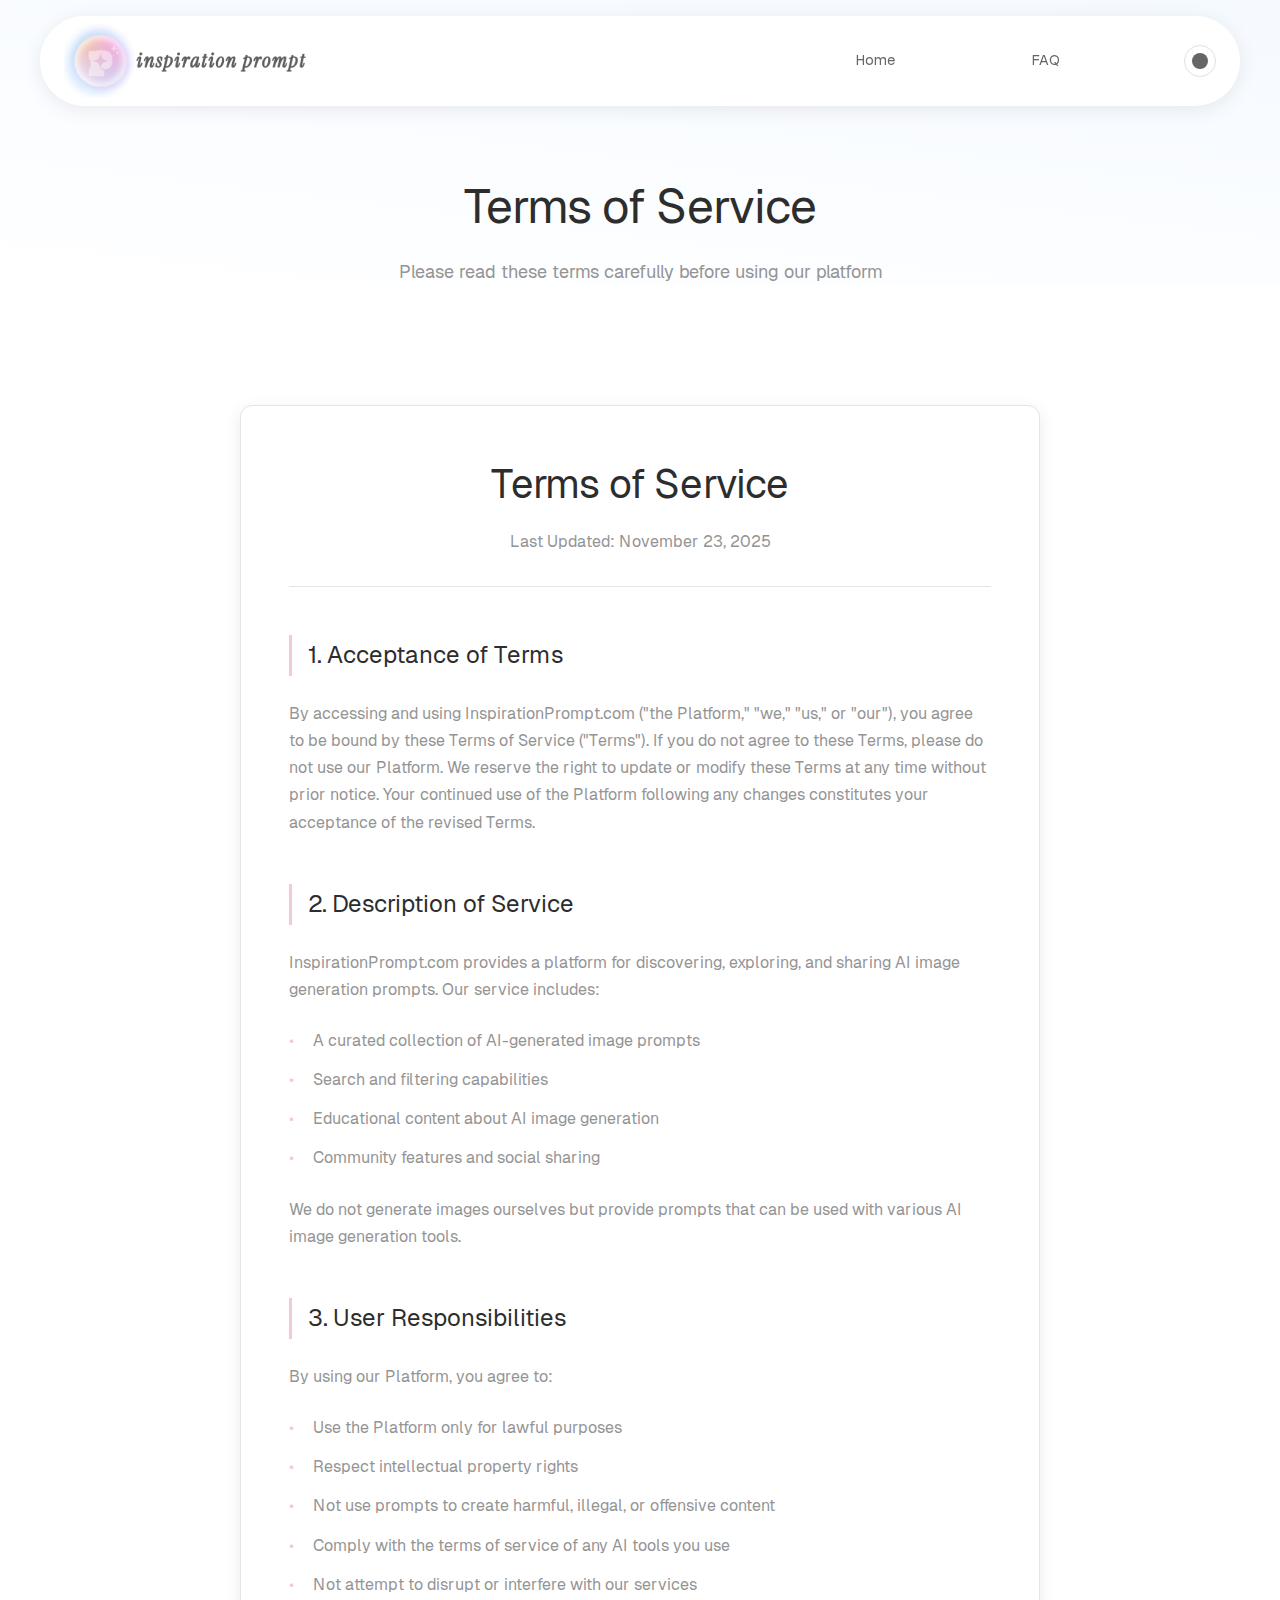
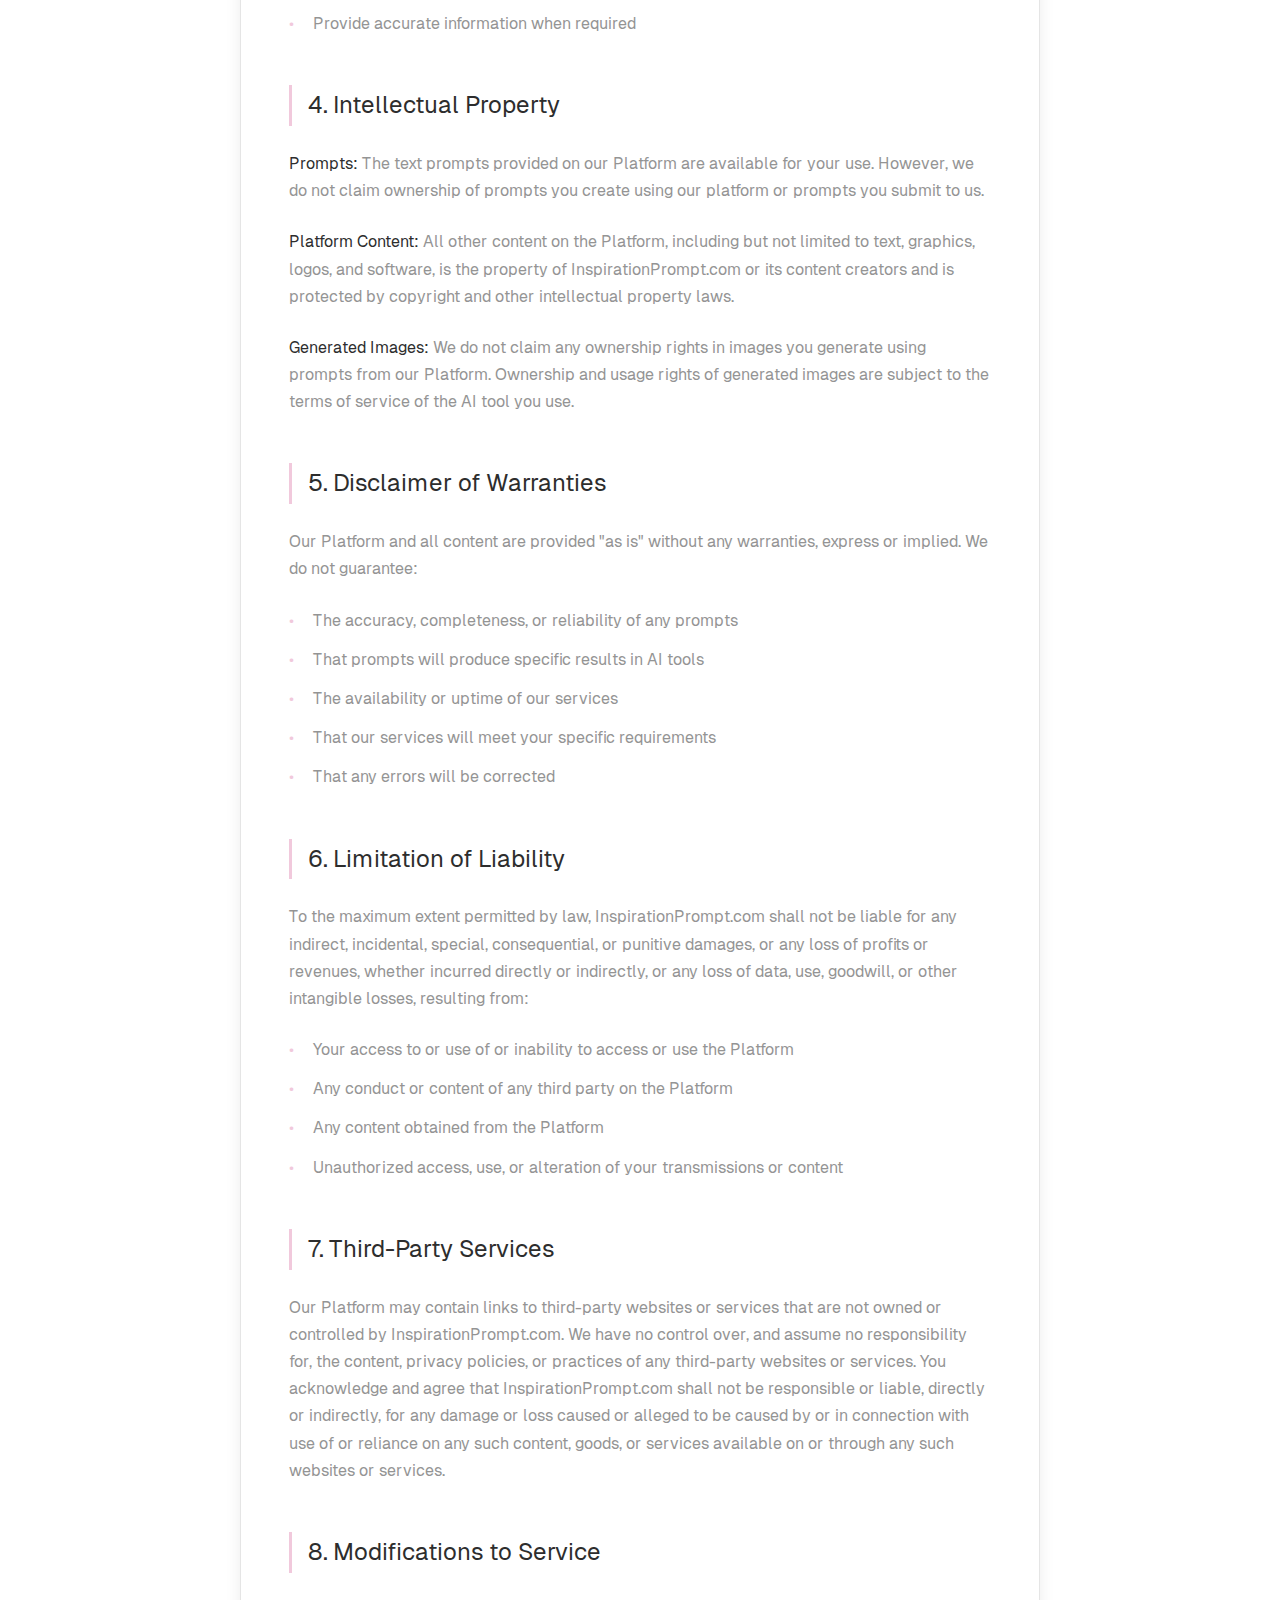
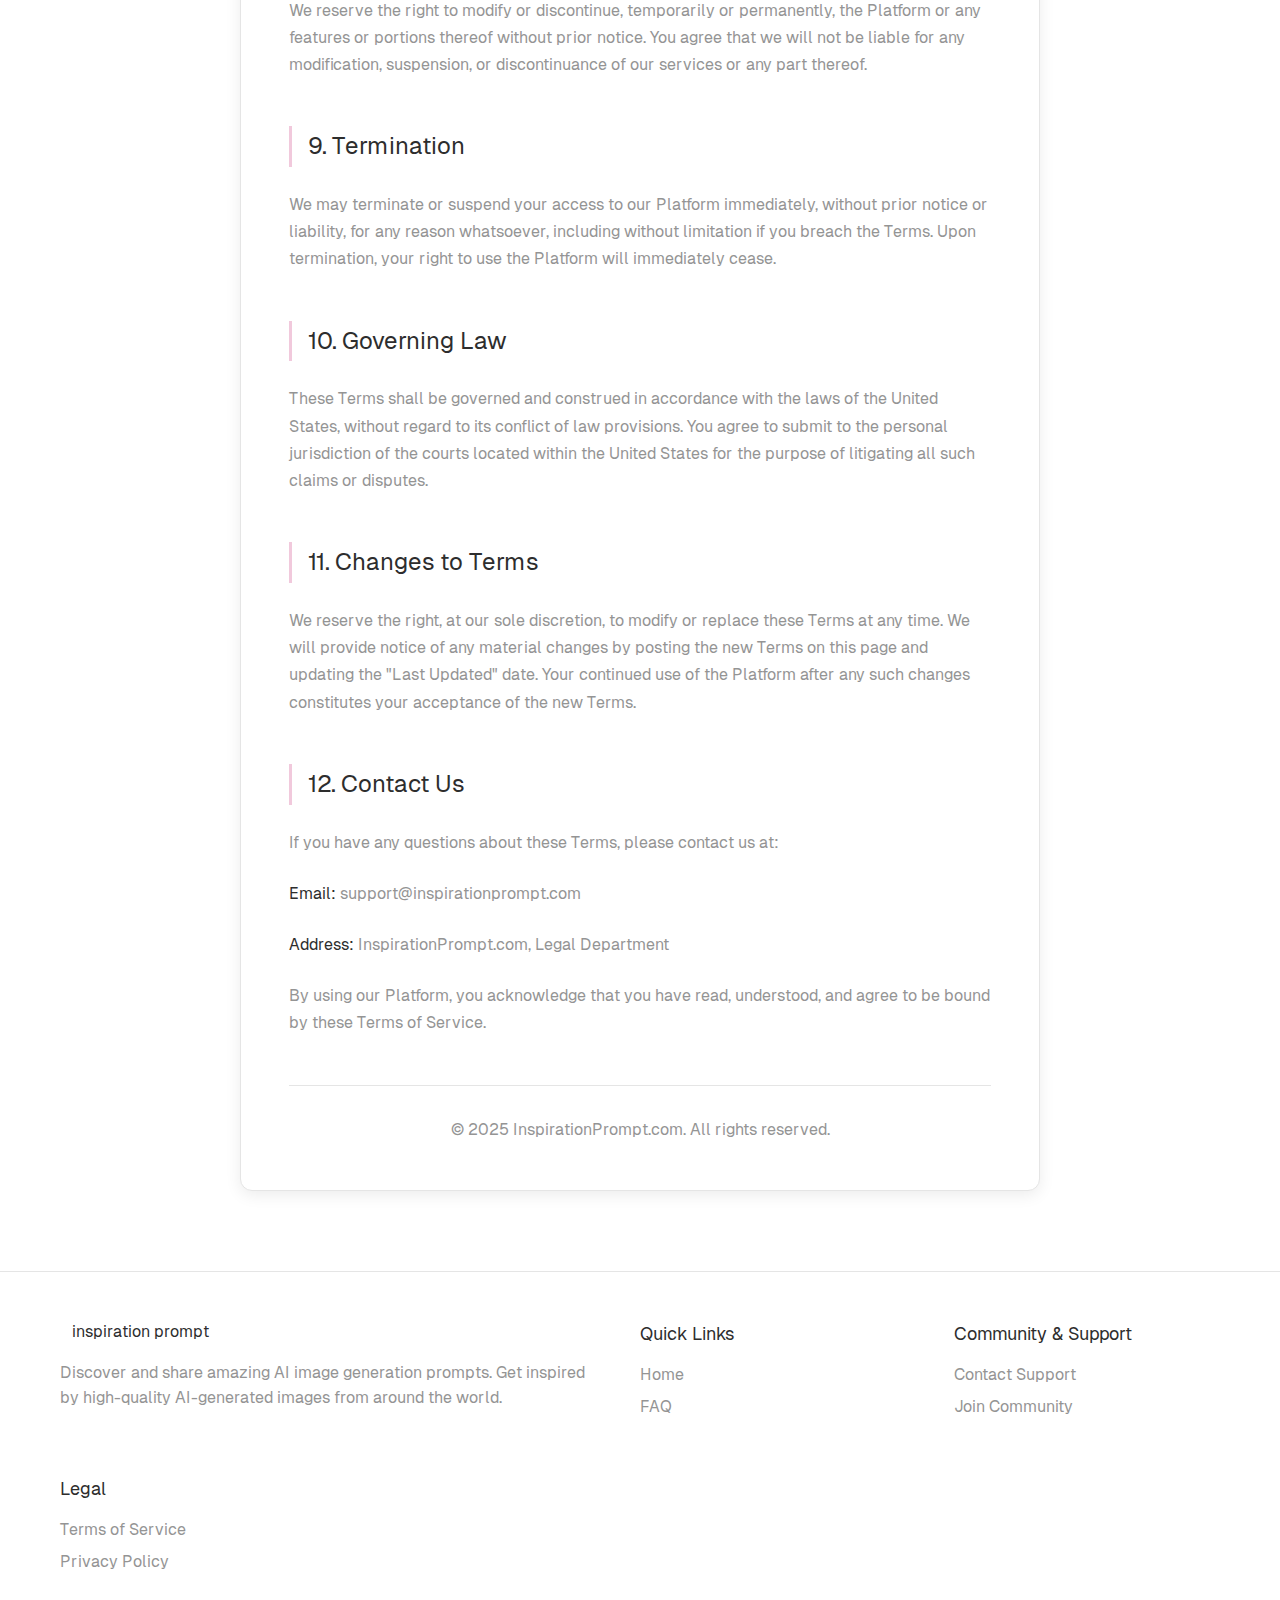
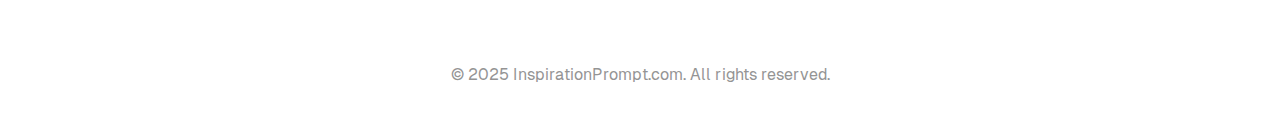
<file: terms/index.html>
<!DOCTYPE html>
<html lang="en">
<head>
    <meta charset="UTF-8">
    <meta name="viewport" content="width=device-width, initial-scale=1.0">
    <title>Terms of Service - InspirationPrompt.com</title>
    <meta name="description" content="Read the terms of service for InspirationPrompt.com. Understand your rights and responsibilities when using our AI image prompt platform.">
    <link rel="stylesheet" href="../assets/css/styles.css">
    <link rel="preconnect" href="https://fonts.googleapis.com">
    <link rel="preconnect" href="https://fonts.gstatic.com" crossorigin>
    <link href="https://fonts.googleapis.com/css2?family=Inter:wght@300;400;500;600;700&family=Space+Grotesk:wght@400;500;600;700&display=swap" rel="stylesheet">
    <style>
        /* Fallback to ensure page is visible even if JS fails */
        body {
            opacity: 1 !important;
        }
    </style>
</head>
<body>
    <!-- Navigation -->
    <nav class="navbar">
        <div class="nav-container">
            <div class="nav-logo">
                <img src="../assets/Inspiration Prompt Logo.png" alt="Inspiration Prompt" class="logo-image">
            </div>
            
            <div class="nav-menu" id="nav-menu">
                <a href="../index.html" class="nav-link">Home</a>
                <a href="../faq/index.html" class="nav-link">FAQ</a>
                <div class="theme-toggle" id="theme-toggle">
                    <div class="theme-icon"></div>
                </div>
            </div>
            
            <div class="hamburger" id="hamburger">
                <span></span>
                <span></span>
                <span></span>
            </div>
        </div>
    </nav>

    <!-- Page Header -->
    <section class="pagee-header">
        <div class="container">
            <h1 class="page-title">Terms of Service</h1>
            <p class="page-subtitle">Please read these terms carefully before using our platform</p>
        </div>
    </section>

    <!-- Terms Content -->
    <section class="legal-content">
        <div class="container">
            <div class="legal-document glass">
                <div class="document-header">
                    <h1>Terms of Service</h1>
                    <p class="last-updated">Last Updated: November 23, 2025</p>
                </div>

                <div class="document-content">
                    <div class="section">
                        <h2>1. Acceptance of Terms</h2>
                        <p>By accessing and using InspirationPrompt.com ("the Platform," "we," "us," or "our"), you agree to be bound by these Terms of Service ("Terms"). If you do not agree to these Terms, please do not use our Platform. We reserve the right to update or modify these Terms at any time without prior notice. Your continued use of the Platform following any changes constitutes your acceptance of the revised Terms.</p>
                    </div>

                    <div class="section">
                        <h2>2. Description of Service</h2>
                        <p>InspirationPrompt.com provides a platform for discovering, exploring, and sharing AI image generation prompts. Our service includes:</p>
                        <ul>
                            <li>A curated collection of AI-generated image prompts</li>
                            <li>Search and filtering capabilities</li>
                            <li>Educational content about AI image generation</li>
                            <li>Community features and social sharing</li>
                        </ul>
                        <p>We do not generate images ourselves but provide prompts that can be used with various AI image generation tools.</p>
                    </div>

                    <div class="section">
                        <h2>3. User Responsibilities</h2>
                        <p>By using our Platform, you agree to:</p>
                        <ul>
                            <li>Use the Platform only for lawful purposes</li>
                            <li>Respect intellectual property rights</li>
                            <li>Not use prompts to create harmful, illegal, or offensive content</li>
                            <li>Comply with the terms of service of any AI tools you use</li>
                            <li>Not attempt to disrupt or interfere with our services</li>
                            <li>Provide accurate information when required</li>
                        </ul>
                    </div>

                    <div class="section">
                        <h2>4. Intellectual Property</h2>
                        <p><strong>Prompts:</strong> The text prompts provided on our Platform are available for your use. However, we do not claim ownership of prompts you create using our platform or prompts you submit to us.</p>
                        
                        <p><strong>Platform Content:</strong> All other content on the Platform, including but not limited to text, graphics, logos, and software, is the property of InspirationPrompt.com or its content creators and is protected by copyright and other intellectual property laws.</p>
                        
                        <p><strong>Generated Images:</strong> We do not claim any ownership rights in images you generate using prompts from our Platform. Ownership and usage rights of generated images are subject to the terms of service of the AI tool you use.</p>
                    </div>

                    <div class="section">
                        <h2>5. Disclaimer of Warranties</h2>
                        <p>Our Platform and all content are provided "as is" without any warranties, express or implied. We do not guarantee:</p>
                        <ul>
                            <li>The accuracy, completeness, or reliability of any prompts</li>
                            <li>That prompts will produce specific results in AI tools</li>
                            <li>The availability or uptime of our services</li>
                            <li>That our services will meet your specific requirements</li>
                            <li>That any errors will be corrected</li>
                        </ul>
                    </div>

                    <div class="section">
                        <h2>6. Limitation of Liability</h2>
                        <p>To the maximum extent permitted by law, InspirationPrompt.com shall not be liable for any indirect, incidental, special, consequential, or punitive damages, or any loss of profits or revenues, whether incurred directly or indirectly, or any loss of data, use, goodwill, or other intangible losses, resulting from:</p>
                        <ul>
                            <li>Your access to or use of or inability to access or use the Platform</li>
                            <li>Any conduct or content of any third party on the Platform</li>
                            <li>Any content obtained from the Platform</li>
                            <li>Unauthorized access, use, or alteration of your transmissions or content</li>
                        </ul>
                    </div>

                    <div class="section">
                        <h2>7. Third-Party Services</h2>
                        <p>Our Platform may contain links to third-party websites or services that are not owned or controlled by InspirationPrompt.com. We have no control over, and assume no responsibility for, the content, privacy policies, or practices of any third-party websites or services. You acknowledge and agree that InspirationPrompt.com shall not be responsible or liable, directly or indirectly, for any damage or loss caused or alleged to be caused by or in connection with use of or reliance on any such content, goods, or services available on or through any such websites or services.</p>
                    </div>

                    <div class="section">
                        <h2>8. Modifications to Service</h2>
                        <p>We reserve the right to modify or discontinue, temporarily or permanently, the Platform or any features or portions thereof without prior notice. You agree that we will not be liable for any modification, suspension, or discontinuance of our services or any part thereof.</p>
                    </div>

                    <div class="section">
                        <h2>9. Termination</h2>
                        <p>We may terminate or suspend your access to our Platform immediately, without prior notice or liability, for any reason whatsoever, including without limitation if you breach the Terms. Upon termination, your right to use the Platform will immediately cease.</p>
                    </div>

                    <div class="section">
                        <h2>10. Governing Law</h2>
                        <p>These Terms shall be governed and construed in accordance with the laws of the United States, without regard to its conflict of law provisions. You agree to submit to the personal jurisdiction of the courts located within the United States for the purpose of litigating all such claims or disputes.</p>
                    </div>

                    <div class="section">
                        <h2>11. Changes to Terms</h2>
                        <p>We reserve the right, at our sole discretion, to modify or replace these Terms at any time. We will provide notice of any material changes by posting the new Terms on this page and updating the "Last Updated" date. Your continued use of the Platform after any such changes constitutes your acceptance of the new Terms.</p>
                    </div>

                    <div class="section">
                        <h2>12. Contact Us</h2>
                        <p>If you have any questions about these Terms, please contact us at:</p>
                        <p><strong>Email:</strong> support@inspirationprompt.com</p>
                        <p><strong>Address:</strong> InspirationPrompt.com, Legal Department</p>
                        <p>By using our Platform, you acknowledge that you have read, understood, and agree to be bound by these Terms of Service.</p>
                    </div>
                </div>

                <div class="document-footer">
                    <p>&copy; 2025 InspirationPrompt.com. All rights reserved.</p>
                </div>
            </div>
        </div>
    </section>

    <!-- Footer -->
    <footer class="footer">
        <div class="container">
            <div class="footer-content">
                <div class="footer-section">
                    <div class="footer-logo">
                        <div class="logo-emblem"></div>
                        <span class="logo-text">inspiration prompt</span>
                    </div>
                    <p class="footer-description">Discover and share amazing AI image generation prompts. Get inspired by high-quality AI-generated images from around the world.</p>
                </div>
                
                <div class="footer-section">
                    <h4 class="footer-title">Quick Links</h4>
                    <ul class="footer-links">
                        <li><a href="../index.html">Home</a></li>
                        <li><a href="../faq/index.html">FAQ</a></li>
                    </ul>
                </div>
                
                <div class="footer-section">
                    <h4 class="footer-title">Community & Support</h4>
                    <ul class="footer-links">
                        <li><a href="mailto:contact@inspirationprompt.com">Contact Support</a></li>
                        <li><a href="https://discord.gg/rNgAFP3b" target="_blank" rel="noopener noreferrer">Join Community</a></li>
                    </ul>
                </div>
                
                <div class="footer-section">
                    <h4 class="footer-title">Legal</h4>
                    <ul class="footer-links">
                        <li><a href="index.html">Terms of Service</a></li>
                        <li><a href="../privacy/index.html">Privacy Policy</a></li>
                    </ul>
                </div>
            </div>
            
            <div class="footer-bottom">
                <p>&copy; 2025 InspirationPrompt.com. All rights reserved.</p>
            </div>
        </div>
    </footer>

    <script src="../assets/js/main.js"></script>
</body>
</html>
</file>
<file: assets/css/styles.css>
/* CSS Reset and Base Styles */
* {
    margin: 0;
    padding: 0;
    box-sizing: border-box;
}

:root {
    /* Banana Prompts Color Palette */
    --primary-pink: #F1C9DC;
    --secondary-cream: #F8E2D9;
    --neutral-gray: #949494;
    --pure-white: #FFFFFF;
    --light-purple: #E0DEFB;
    
    /* Minimal Color Scheme */
    --background-light: #FFFFFF;
    --background-dark: #FAFAFA;
    --surface-light: #FFFFFF;
    --surface-dark: #F5F5F5;
    --text-light: #2D2D2D;
    --text-dark: #1A1A1A;
    --text-muted-light: #949494;
    --text-muted-dark: #757575;
    --border-light: #E5E5E5;
    --border-dark: #D0D0D0;
    --shadow-light: 0 4px 16px rgba(0, 0, 0, 0.08);
    --shadow-dark: 0 8px 24px rgba(0, 0, 0, 0.12);
    --border-radius: 12px;
    --transition: all 0.2s ease-out;
}

[data-theme="dark"] {
    --background: var(--background-dark);
    --surface: var(--surface-dark);
    --text: var(--text-dark);
    --text-muted: var(--text-muted-dark);
    --border: var(--border-dark);
    --shadow: var(--shadow-dark);
}

[data-theme="light"] {
    --background: var(--background-light);
    --surface: var(--surface-light);
    --text: var(--text-light);
    --text-muted: var(--text-muted-light);
    --border: var(--border-light);
    --shadow: var(--shadow-light);
}

/* Custom font import */
@font-face {
    font-family: 'Geist';
    src: url('../../Geist.ttf') format('truetype');
    font-weight: 300 900;
    font-style: normal;
    font-display: swap;
}

body {
    font-family: 'Geist', -apple-system, BlinkMacSystemFont, 'Segoe UI', Roboto, sans-serif;
    background: var(--background);
    color: var(--text);
    line-height: 1.5;
    transition: var(--transition);
    overflow-x: hidden;
    font-weight: 400;
}

.container {
    max-width: 1200px;
    margin: 0 auto;
    padding: 0 20px;
}

/* Minimal Card Effects */
.minimal-card {
    background: var(--surface);
    border: 1px solid var(--border);
    border-radius: var(--border-radius);
    box-shadow: var(--shadow);
    transition: var(--transition);
}

/* Navigation */
.navbar {
    position: fixed;
    top: 0;
    left: 0;
    right: 0;
    z-index: 1000;
    padding: 1rem 0;
    background: transparent;
}

.nav-container {
    max-width: 1200px;
    height: 90px;
    margin: 0 auto;
    padding: 0 20px;
    display: flex;
    justify-content: space-between;
    align-items: center;
    background: #ffffff;
    border-radius: 50px;
    padding: 12px 24px;
    box-shadow: 0 4px 20px rgba(0, 0, 0, 0.08);
}

.nav-logo {
    display: flex;
    align-items: center;
    gap: 12px;
}

.logo-image {
    height: 75px;
    width: auto;
    object-fit: contain;
    margin-right: 8px;
    opacity: 1 !important;
}


.nav-menu {
    display: flex;
    align-items: center;
    gap: 7rem;
}

.nav-link {
    color: #666666;
    text-decoration: none;
    font-weight: 400;
    font-size: 0.9rem;
    padding: 0.5rem 0.75rem;
    border-radius: 6px;
    transition: var(--transition);
    position: relative;
}

.nav-link:hover,
.nav-link.active {
    color: #000000;
}

.nav-actions {
    display: flex;
    align-items: center;
    gap: 0.75rem;
}

.generate-btn {
    background: #000000;
    color: #ffffff;
    border: none;
    padding: 0.5rem 1rem;
    border-radius: 20px;
    font-size: 0.85rem;
    font-weight: 500;
    cursor: pointer;
    transition: var(--transition);
}

.generate-btn:hover {
    background: #333333;
}

.theme-toggle {
    width: 32px;
    height: 32px;
    border-radius: 50%;
    background: transparent;
    border: 1px solid #e0e0e0;
    display: flex;
    align-items: center;
    justify-content: center;
    cursor: pointer;
    transition: var(--transition);
}

.theme-toggle:hover {
    background: #f5f5f5;
}

.theme-icon {
    width: 16px;
    height: 16px;
    border-radius: 50%;
    background: #666666;
    position: relative;
}

.hamburger {
    display: none;
    flex-direction: column;
    cursor: pointer;
    padding: 8px;
}

.hamburger span {
    width: 25px;
    height: 3px;
    background: var(--text);
    margin: 3px 0;
    transition: var(--transition);
}

/* Section Tag */
.section-tag {
    display: inline-block;
    background: #f5f5f5;
    color: #666666;
    padding: 0.5rem 1rem;
    border-radius: 20px;
    font-size: 2.75rem;
    font-weight: 500;
    text-transform: uppercase;
    letter-spacing: 0.05em;
    margin: 2rem;
}

/* Hero Section */
.hero {
    min-height: 50vh;
    display: flex;
    align-items: center;
    padding-top: 129px;
    background: var(--background);
    position: relative;
    flex-direction: column-reverse;
}

.hero-content {
    max-width: 1200px;
    margin: 0 auto;
    padding: 0 20px;
    position: relative;
    z-index: 2;
}

.hero-text {
    max-width: 800px;
    animation: fadeInUp 1s ease-out;
}

.hero-intro {
    font-size: 1.5rem;
    color: #666666;
    margin-bottom: 1rem;
    line-height: 1.1;
    font-weight: 400;
}

.hero-description {
    font-size: 1.125rem;
    color: #000000;
    margin-bottom: 1rem;
    line-height: 1.6;
    font-weight: 400;
}

.hero-subtitle {
    font-size: 1.125rem;
    color: var(--text-muted);
    margin-bottom: 2rem;
    line-height: 1.5;
    font-weight: 400;
}

.hero-buttons {
    display: flex;
    gap: 1rem;
    flex-wrap: wrap;
}

.btn {
    display: inline-flex;
    align-items: center;
    justify-content: center;
    padding: 1rem 2rem;
    border-radius: 12px;
    font-weight: 600;
    text-decoration: none;
    transition: var(--transition);
    border: none;
    cursor: pointer;
    font-size: 1rem;
    position: relative;
    overflow: hidden;
}

.btn-primary {
    background: var(--primary-pink);
    color: var(--text);
    box-shadow: var(--shadow-light);
}

.btn-primary:hover {
    transform: translateY(-1px);
    box-shadow: var(--shadow-dark);
}

.btn-secondary {
    background: var(--surface);
    color: var(--text);
    border: 1px solid var(--border);
}

.btn-secondary:hover {
    background: var(--secondary-cream);
    border-color: var(--secondary-cream);
    transform: translateY(-1px);
}

.btn-large {
    padding: 1.25rem 3rem;
    font-size: 1.125rem;
}

.hero-visual {
    display: flex;
    justify-content: center;
    animation: fadeInRight 1s ease-out 0.3s both;
}

.hero-card {
    width: 100%;
    max-width: 400px;
    background: var(--surface);
    backdrop-filter: blur(20px);
    border: 1px solid var(--border);
    border-radius: var(--border-radius);
    padding: 2rem;
    box-shadow: var(--shadow);
    position: relative;
    overflow: hidden;
}

.hero-card::before {
    content: '';
    position: absolute;
    top: 0;
    left: 0;
    right: 0;
    height: 4px;
    background: linear-gradient(90deg, #6366f1 0%, #8b5cf6 50%, #ec4899 100%);
}

.card-image {
    width: 100%;
    height: 200px;
    border-radius: 12px;
    margin-bottom: 1.5rem;
    position: relative;
    overflow: hidden;
}

.card-tag {
    display: inline-block;
    background: rgba(99, 102, 241, 0.2);
    color: #c7d2fe;
    padding: 0.5rem 1rem;
    border-radius: 20px;
    font-size: 0.875rem;
    font-weight: 500;
    margin-bottom: 1rem;
}

.card-title {
    font-family: 'Space Grotesk', sans-serif;
    font-size: 1.5rem;
    font-weight: 600;
    margin-bottom: 1rem;
    color: var(--text);
}

.card-prompt {
    color: var(--text-muted);
    font-size: 0.875rem;
    line-height: 1.5;
}

/* Community Section */
.community-section {
    padding: 20px;
    padding-top: 10px;
    background: var(--background);
}

.section-header {
    text-align: left;
    margin-bottom: 3rem;
    max-width: 800px;
}

.section-title {
    font-size: 2.5rem;
    font-weight: 600;
    margin-bottom: 1rem;
    color: #000000;
    letter-spacing: -0.02em;
    line-height: 1.2;
}

.section-subtitle {
    font-size: 1.125rem;
    color: #666666;
    font-weight: 400;
    line-height: 1.6;
}

.featured-grid {
    display: grid;
    grid-template-columns: repeat(auto-fill, minmax(300px, 1fr));
    gap: 2rem;
    margin-bottom: 4rem;
}

.prompt-card {
    background: var(--surface);
    border: 1px solid var(--border);
    border-radius: 24px;
    overflow: hidden;
    transition: var(--transition);
    cursor: pointer;
    box-shadow: var(--shadow-light);
    height: 420px;
    position: relative;
}

.prompt-card:hover {
    transform: translateY(-2px);
    box-shadow: var(--shadow-dark);
}

.card-image-wrapper {
    position: relative;
    height: 425px;
    overflow: hidden;
    border-radius: var(--border-radius);
}

.card-image-wrapper img {
    width: 100%;
    height: 100%;
    object-fit: cover;
    transition: var(--transition);
}

.prompt-card:hover .card-image-wrapper img {
    transform: scale(1.1);
}

.card-image-link {
    display: block;
    width: 100%;
    height: 100%;
    cursor: pointer;
    transition: transform 0.3s ease;
    position: absolute;
    top: 0;
    left: 0;
    z-index: 1;
}

.card-image-link:hover {
    transform: scale(1.02);
}

.card-image-link img {
    width: 100%;
    height: 100%;
    object-fit: cover;
    border-radius: 23px;
}

.card-info {
    width: 100%;
    position: absolute;
    left: 0px;
    bottom: 0px;
    display: flex;
    align-items: center;
    justify-content: center;
    flex-direction: column;
    text-align: center;
    font-size: 18px;
    color: #ffffff;
    font-weight: bold;
    background: transparent;
    border-radius: 10px;
    overflow: hidden;
    padding: 0px 40px;
}

.card-model {
    color: #ffffff;
    font-size: 0.75rem;
    margin-bottom: 0.5rem;
    font-weight: 400;
}

.card-tags {
    display: flex;
    flex-wrap: wrap;
    gap: 0.5rem;
    margin-top: 1rem;
}

.tag {
    background: var(--secondary-cream);
    color: var(--text);
    padding: 0.25rem 0.5rem;
    border-radius: 4px;
    font-size: 0.75rem;
    font-weight: 400;
}

/* New Card Styles for Simplified Design */
.card-header {
    display: flex;
    justify-content: space-between;
    align-items: center;
    margin-bottom: 1rem;
    width: 100%;
    z-index: 2;
}

.card-category {
    background: rgba(255, 255, 255, 0.2);
    color: #ffffff;
    padding: 0.25rem 0.5rem;
    border-radius: 8px;
    font-size: 0.75rem;
    font-weight: 600;
    text-transform: uppercase;
    letter-spacing: 0.5px;
}

.card-likes {
    color: #ffffff;
    font-size: 0.75rem;
    font-weight: 600;
    background: rgba(255, 255, 255, 0.2);
    padding: 0.25rem 0.5rem;
    border-radius: 8px;
}

.card-description {
    color: #ffffff;
    font-size: 0.875rem;
    line-height: 1.4;
    margin-bottom: 1rem;
    display: -webkit-box;
    -webkit-line-clamp: 2;
    -webkit-box-orient: vertical;
    overflow: hidden;
    z-index: 2;
}

.card-footer {
    display: flex;
    justify-content: space-between;
    align-items: center;
    width: 100%;
    z-index: 2;
}

.card-author {
    color: #ffffff;
    font-size: 0.75rem;
    font-weight: 400;
}

.cta-section {
    text-align: center;
    margin-top: 3rem;
}

/* Footer */
.footer {
    background: var(--surface);
    border-top: 1px solid var(--border);
    padding: 3rem 0 2rem;
    color: var(--text);
}

.footer-content {
    display: grid;
    grid-template-columns: 2fr 1fr 1fr;
    gap: 3rem;
    margin-bottom: 3rem;
}

.footer-logo {
    display: flex;
    align-items: center;
    gap: 12px;
    margin-bottom: 1rem;
}

.footer-logo-image {
    height: 80px;
    width: auto;
    object-fit: contain;
    opacity: 1 !important;
}

.footer-description {
    color: var(--text-muted);
    line-height: 1.6;
}

.footer-title {
    font-size: 1.125rem;
    font-weight: 500;
    margin-bottom: 1rem;
}

.footer-links {
    list-style: none;
}

.footer-links li {
    margin-bottom: 0.5rem;
}

.footer-links a {
    color: var(--text-muted);
    text-decoration: none;
    transition: var(--transition);
}

.footer-links a:hover {
    color: var(--text);
}

.footer-bottom {
    text-align: center;
    padding-top: 2rem;
    border-top: 1px solid rgba(255, 255, 255, 0.1);
    color: var(--text-muted);
}

/* Animations */
@keyframes fadeInUp {
    from {
        opacity: 0;
        transform: translateY(30px);
    }
    to {
        opacity: 1;
        transform: translateY(0);
    }
}


.upload-section {
    padding: 120px 0 60px;
    min-height: 100vh;
}

.upload-title {
    font-size: 3rem;
    font-weight: 700;
    margin-bottom: 1rem;
    text-align: center;
}

.upload-description {
    font-size: 1.25rem;
    color: var(--text-muted);
    text-align: center;
    margin-bottom: 3rem;
    max-width: 600px;
    margin-left: auto;
    margin-right: auto;
}

.upload-container {
    max-width: 800px;
    margin: 0 auto;
}

.upload-form {
    background: var(--surface);
    border-radius: 20px;
    padding: 2.5rem;
    border: 1px solid var(--border);
}

.form-group {
    margin-bottom: 1.5rem;
}

.form-label {
    display: block;
    font-weight: 500;
    margin-bottom: 0.5rem;
    color: var(--text);
}

.form-input,
.form-textarea,
.form-select {
    width: 100%;
    padding: 0.875rem;
    border: 1px solid var(--border);
    border-radius: 12px;
    background: var(--background);
    color: var(--text);
    font-size: 1rem;
    transition: var(--transition);
}

.form-input:focus,
.form-textarea:focus,
.form-select:focus {
    outline: none;
    border-color: var(--primary-pink);
    box-shadow: 0 0 0 3px rgba(255, 107, 107, 0.1);
}

.form-textarea {
    resize: vertical;
    min-height: 100px;
}

.form-row {
    display: grid;
    grid-template-columns: 1fr 1fr;
    gap: 1rem;
}

.image-upload-area {
    position: relative;
    border: 2px dashed var(--border);
    border-radius: 16px;
    padding: 2rem;
    text-align: center;
    cursor: pointer;
    transition: var(--transition);
    min-height: 200px;
    display: flex;
    align-items: center;
    justify-content: center;
}

.image-upload-area:hover {
    border-color: var(--primary-pink);
    background: rgba(255, 107, 107, 0.05);
}

.image-upload-area.dragover {
    border-color: var(--primary-pink);
    background: rgba(255, 107, 107, 0.1);
}

.image-input {
    position: absolute;
    top: 0;
    left: 0;
    width: 100%;
    height: 100%;
    opacity: 0;
    cursor: pointer;
}

.upload-placeholder {
    color: var(--text-muted);
}

.upload-icon {
    font-size: 3rem;
    margin-bottom: 1rem;
}

.upload-text {
    font-size: 1.125rem;
    margin-bottom: 0.5rem;
}

.upload-hint {
    font-size: 0.875rem;
    opacity: 0.7;
}

.image-preview {
    position: relative;
    max-width: 300px;
    margin: 0 auto;
}

.image-preview img {
    width: 100%;
    height: auto;
    border-radius: 12px;
    box-shadow: 0 8px 32px rgba(0, 0, 0, 0.1);
}

.remove-image {
    position: absolute;
    top: -10px;
    right: -10px;
    background: var(--primary-pink);
    color: white;
    border: none;
    border-radius: 50%;
    width: 30px;
    height: 30px;
    font-size: 1.25rem;
    cursor: pointer;
    display: flex;
    align-items: center;
    justify-content: center;
    transition: var(--transition);
}

.remove-image:hover {
    background: #ff5252;
    transform: scale(1.1);
}

.form-actions {
    display: flex;
    gap: 1rem;
    justify-content: flex-end;
    margin-top: 2rem;
}

.backup-section {
    margin-top: 2rem;
    padding-top: 2rem;
    border-top: 1px solid var(--border);
}

.backup-section h4 {
    margin-bottom: 1rem;
    color: var(--text);
}

.backup-actions {
    display: flex;
    gap: 1rem;
    margin-bottom: 0.5rem;
}

.btn-outline {
    background: transparent;
    border: 2px solid var(--primary-pink);
    color: var(--primary-pink);
    padding: 0.75rem 1.5rem;
    border-radius: 12px;
    font-size: 1rem;
    cursor: pointer;
    transition: var(--transition);
}

.btn-outline:hover {
    background: var(--primary-pink);
    color: white;
}

.backup-hint {
    font-size: 0.875rem;
    color: var(--text-muted);
    margin-top: 0.5rem;
}

/* Preview Section */
.preview-section {
    padding: 60px 0;
    background: var(--surface);
    border-top: 1px solid var(--border);
}

.preview-title {
    font-size: 2.5rem;
    font-weight: 700;
    margin-bottom: 2rem;
    text-align: center;
}

.preview-card {
    max-width: 600px;
    margin: 0 auto 2rem;
    background: var(--background);
    border-radius: 20px;
    overflow: hidden;
    border: 1px solid var(--border);
    box-shadow: 0 8px 32px rgba(0, 0, 0, 0.1);
}

.preview-image {
    width: 100%;
    height: 300px;
    object-fit: cover;
}

.preview-actions {
    display: flex;
    gap: 1rem;
    justify-content: center;
}

/* Uploaded Gallery */
.uploaded-gallery {
    padding: 60px 0;
}

.gallery-title {
    font-size: 2.5rem;
    font-weight: 700;
    margin-bottom: 2rem;
    text-align: center;
}

.uploaded-grid {
    display: grid;
    grid-template-columns: repeat(auto-fill, minmax(300px, 1fr));
    gap: 2rem;
    margin-top: 2rem;
}

.empty-state {
    text-align: center;
    padding: 4rem 2rem;
    color: var(--text-muted);
}

.empty-icon {
    font-size: 4rem;
    margin-bottom: 1rem;
}

.empty-state h3 {
    font-size: 1.5rem;
    margin-bottom: 0.5rem;
}

/* Responsive Design */
@media (max-width: 768px) {
    .form-row {
        grid-template-columns: 1fr;
    }
    
    .form-actions {
        flex-direction: column;
    }
    
    .preview-actions {
        flex-direction: column;
    }
    
    .upload-form {
        padding: 1.5rem;
    }
    
    .upload-title {
        font-size: 2rem;
    }
    
    .preview-title,
    .gallery-title {
        font-size: 2rem;
    }
}

@media (max-width: 480px) {
    .upload-section {
        padding: 100px 0 40px;
    }
    
    .upload-form {
        padding: 1rem;
    }
    
    .image-upload-area {
        padding: 1.5rem;
    }
}

/* Prompt Detail Page */
.prompt-detail-section {
    padding: 140px 0 80px;
    background: var(--background);
    min-height: 100vh;
}

.back-link {
    display: inline-block;
    color: #6366f1;
    text-decoration: none;
    font-size: 0.875rem;
    margin-bottom: 2rem;
    transition: var(--transition);
}

.back-link:hover {
    color: #4f46e5;
}

.prompt-detail-content {
    display: grid;
    grid-template-columns: 1fr 1fr;
    gap: 4rem;
    align-items: start;
    margin-bottom: 3rem;
}

.prompt-detail-left {
    position: sticky;
    top: 120px;
}

.detail-image-container {
    border-radius: 12px;
    overflow: hidden;
    box-shadow: 0 20px 40px rgba(0, 0, 0, 0.1);
}

.detail-image {
    width: 100%;
    height: auto;
    display: block;
}

.prompt-detail-right {
    padding-top: 2rem;
}

.detail-header {
    margin-bottom: 2rem;
}

.detail-tag {
    display: inline-block;
    background: #000000;
    color: #ffffff;
    padding: 0.5rem 1rem;
    border-radius: 20px;
    font-size: 0.75rem;
    font-weight: 500;
    text-transform: uppercase;
    letter-spacing: 0.05em;
    margin-bottom: 1rem;
}

.detail-title {
    font-size: 2.5rem;
    font-weight: 700;
    color: #000000;
    margin-bottom: 1rem;
    line-height: 1.2;
}

.detail-meta {
    color: #666666;
    font-size: 0.875rem;
    line-height: 1.5;
}

.detail-author {
    margin-bottom: 0.25rem;
}

.detail-date {
    margin: 0;
}

.prompt-card-detail {
    background: #ffffff;
    border-radius: 12px;
    padding: 2rem;
    box-shadow: 0 4px 20px rgba(0, 0, 0, 0.08);
    margin-bottom: 2rem;
}

.prompt-card-title {
    font-size: 0.875rem;
    font-weight: 600;
    text-transform: uppercase;
    letter-spacing: 0.05em;
    color: #666666;
    margin-bottom: 1rem;
}

.prompt-card-description {
    color: #333333;
    line-height: 1.6;
    margin-bottom: 1.5rem;
    font-size: 1rem;
}

.prompt-actions {
    display: flex;
    gap: 1rem;
}

.copy-prompt-btn {
    background: #000000;
    color: #ffffff;
    border: none;
    padding: 0.75rem 1.5rem;
    border-radius: 25px;
    font-weight: 500;
    cursor: pointer;
    transition: var(--transition);
    display: flex;
    align-items: center;
    gap: 0.5rem;
    font-size: 0.875rem;
}

.copy-prompt-btn:hover {
    background-color: #333333;
    transform: translateY(-2px);
}

.try-prompt-btn {
    background: #ffffff;
    color: #666666;
    border: 1px solid #e5e7eb;
    padding: 0.75rem 1.5rem;
    border-radius: 25px;
    font-weight: 500;
    cursor: pointer;
    transition: var(--transition);
    font-size: 0.875rem;
}

.try-prompt-btn:hover {
    background: #f9fafb;
    border-color: #d1d5db;
    transform: translateY(-2px);
}

.likes-chip {
    display: inline-flex;
    align-items: center;
    background: #f3f4f6;
    border-radius: 20px;
    padding: 0.5rem 1rem;
    font-size: 0.875rem;
}

.likes-count {
    font-weight: 600;
    color: #000000;
    margin-right: 0.5rem;
}

.likes-text {
    color: #666666;
    text-transform: uppercase;
    font-size: 0.75rem;
    letter-spacing: 0.05em;
}

.detail-cta {
    text-align: center;
    margin-top: 3rem;
}

/* Responsive Design */
@media (max-width: 768px) {
    .prompt-detail-content {
        grid-template-columns: 1fr;
        gap: 2rem;
    }
    
    .prompt-detail-left {
        position: static;
    }
    
    .detail-title {
        font-size: 2rem;
    }
    
    .prompt-actions {
        flex-direction: column;
    }
    
    .copy-prompt-btn,
    .try-prompt-btn {
        width: 100%;
        justify-content: center;
    }
}

@keyframes fadeInRight {
    from {
        opacity: 0;
        transform: translateX(30px);
    }
    to {
        opacity: 1;
        transform: translateX(0);
    }
}

/* Legal Pages Styles */
.legal-content {
    padding: 120px 0 80px;
    min-height: 100vh;
}

.legal-document {
    max-width: 800px;
    margin: 0 auto;
    padding: 3rem;
    background: var(--surface);
    border: 1px solid var(--border);
    border-radius: var(--border-radius);
    box-shadow: var(--shadow);
}

.document-header {
    text-align: center;
    margin-bottom: 3rem;
    padding-bottom: 2rem;
    border-bottom: 1px solid var(--border);
}

.document-header h1 {
    font-size: 2.5rem;
    font-weight: 400;
    margin-bottom: 1rem;
    color: var(--text);
    letter-spacing: -0.02em;
}

.last-updated {
    color: var(--text-muted);
    font-size: 1rem;
    font-weight: 500;
}

.document-content {
    line-height: 1.7;
}

.section {
    margin-bottom: 3rem;
}

.section:last-child {
    margin-bottom: 0;
}

.section h2 {
    font-size: 1.5rem;
    font-weight: 500;
    margin-bottom: 1.5rem;
    color: var(--text);
    border-left: 3px solid var(--primary-pink);
    padding-left: 1rem;
}

.section h3 {
    font-size: 1.25rem;
    font-weight: 600;
    margin: 2rem 0 1rem 0;
    color: var(--text);
}

.section p {
    color: var(--text-muted);
    margin-bottom: 1.5rem;
    font-size: 1rem;
}

.section ul {
    list-style: none;
    padding-left: 0;
    margin-bottom: 1.5rem;
}

.section li {
    color: var(--text-muted);
    margin-bottom: 0.75rem;
    padding-left: 1.5rem;
    position: relative;
    font-size: 1rem;
}

.section li::before {
    content: '•';
    color: var(--primary-pink);
    font-weight: 500;
    position: absolute;
    left: 0;
}

.section strong {
    color: var(--text);
    font-weight: 600;
}

.document-footer {
    text-align: center;
    margin-top: 3rem;
    padding-top: 2rem;
    border-top: 1px solid var(--border);
    color: var(--text-muted);
}

/* Page Header Styles */
.pagee-header {
    text-align: center;
    padding-top: 170px;
    background: linear-gradient(7deg, #ffffff59 0%, #f0f7ffa6 100%);
    margin-bottom: 0;
}

.page-title {
    font-size: 3rem;
    font-weight: 300;
    margin-bottom: 1rem;
    color: var(--text);
    letter-spacing: -0.02em;
}

.page-subtitle {
    font-size: 1.125rem;
    color: var(--text-muted);
    max-width: 600px;
    margin: 0 auto;
    font-weight: 400;
}

/* Google Ads Styles */
.ad-space {
    padding: 2rem 0;
    background: var(--background);
}

.ad-grid {
    display: grid;
    grid-template-columns: 1fr 2fr 1fr;
    gap: 2rem;
    align-items: start;
}

.ad-left, .ad-right {
    position: sticky;
    top: 120px;
}

.ad-placeholder {
    background: var(--surface);
    border: 1px solid var(--border);
    border-radius: var(--border-radius);
    display: flex;
    align-items: center;
    justify-content: center;
    color: var(--text-muted);
    font-size: 0.875rem;
    text-align: center;
    min-height: 250px;
    padding: 1rem;
    margin: 1rem 0;
    box-shadow: var(--shadow-light);
}

.ad-desktop {
    display: block;
}

.ad-mobile {
    display: none;
}

/* Responsive Design */
@media (max-width: 1024px) {
    .hero-content {
        grid-template-columns: 1fr;
        gap: 3rem;
        text-align: center;
    }
    
    .hero-visual {
        order: -1;
    }
    
    .featured-grid {
        grid-template-columns: repeat(2, 300px);
        gap: 1.5rem;
    }
    
    .footer-content {
        grid-template-columns: 1fr;
        gap: 2rem;
        text-align: center;
    }
    
    /* Legal pages responsive */
    .legal-document {
        padding: 2rem;
        margin: 0 1rem;
    }
    
    .document-header h1 {
        font-size: 2rem;
    }
    
    .section h2 {
        font-size: 1.25rem;
    }
    
    .page-title {
        font-size: 2.5rem;
    }
    
    /* Ads responsive */
    .ad-grid {
        grid-template-columns: 1fr;
        gap: 1rem;
    }
    
    .ad-left, .ad-right {
        position: static;
        display: none; /* Hide side ads on tablet */
    }
}

@media (max-width: 768px) {
    .nav-menu {
        position: fixed;
        top: 0;
        right: -100%;
        width: 80%;
        max-width: 300px;
        height: 100vh;
        background: var(--surface);
        border-left: 1px solid var(--border);
        flex-direction: column;
        justify-content: flex-start;
        align-items: flex-start;
        padding: 2rem;
        transition: var(--transition);
        z-index: 999;
        box-shadow: var(--shadow-dark);
    }
    
    .nav-menu.active {
        right: 0;
    }
    
    .hamburger {
        display: flex;
        z-index: 1001;
    }
    
    .hamburger.active span:nth-child(1) {
        transform: rotate(45deg) translate(5px, 5px);
    }
    
    .hamburger.active span:nth-child(2) {
        opacity: 0;
    }
    
    .hamburger.active span:nth-child(3) {
        transform: rotate(-45deg) translate(7px, -6px);
    }
    
    .hero-buttons {
        justify-content: center;
    }
    
    .hero-title {
        font-size: 2.5rem;
    }
    
    .featured-grid {
        grid-template-columns: 300px;
        gap: 1rem;
        justify-content: center;
    }
    
    .section-title {
        font-size: 2rem;
    }
    
    /* Legal pages mobile */
    .legal-document {
        padding: 1.5rem;
        margin: 0 0.5rem;
    }
    
    .document-header h1 {
        font-size: 1.75rem;
    }
    
    .section h2 {
        font-size: 1.125rem;
    }
    
    .page-title {
        font-size: 2rem;
    }
    
    /* Show mobile ads */
    .ad-desktop {
        display: none;
    }
    
    .ad-mobile {
        display: block;
    }
    
    .ad-placeholder {
        min-height: 100px;
        margin: 2rem 0;
    }
}

@media (max-width: 480px) {
    .container {
        padding: 0 15px;
    }
    
    .hero {
        padding: 100px 0 60px;
    }
    
    .hero-title {
        font-size: 2rem;
    }
    
    .hero-subtitle {
        font-size: 1.125rem;
    }
    
    .btn {
        padding: 0.875rem 1.5rem;
        font-size: 0.875rem;
    }
    
    .logo-image {
        height: 50px;
    }
    
    .featured {
        padding: 60px 0;
    }
    
    .card-image-wrapper {
        height: 200px;
    }
    
    .footer {
        padding: 3rem 0 1.5rem;
    }
    
    /* Legal pages small mobile */
    .legal-document {
        padding: 1rem;
        margin: 0;
        border-radius: 0;
    }
    
    .document-header h1 {
        font-size: 1.5rem;
    }
    
    .section h2 {
        font-size: 1rem;
    }
    
    .page-title {
        font-size: 1.75rem;
    }
    
    .page-subtitle {
        font-size: 1rem;
    }
    
    .ad-placeholder {
        min-height: 80px;
        font-size: 0.75rem;
    }
}

@media (max-width: 768px) {
    .nav-menu {
        position: fixed;
        top: 0;
        right: -100%;
        width: 80%;
        max-width: 300px;
        height: 100vh;
        background: rgb(245 245 255 / 95%);
        backdrop-filter: blur(20px);
        flex-direction: column;
        justify-content: flex-start;
        align-items: flex-start;
        padding: 2rem;
        transition: var(--transition);
        z-index: 999;
    }
    
    .nav-menu.active {
        right: 0;
    }
    
    .hamburger {
        display: flex;
        z-index: 1001;
    }
    
    .hamburger.active span:nth-child(1) {
        transform: rotate(45deg) translate(5px, 5px);
    }
    
    .hamburger.active span:nth-child(2) {
        opacity: 0;
    }
    
    .hamburger.active span:nth-child(3) {
        transform: rotate(-45deg) translate(7px, -6px);
    }
    
    .hero-buttons {
        justify-content: center;
    }
    
    .hero-title {
        font-size: 2.5rem;
    }
    
    .featured-grid {
        grid-template-columns: 300px;
        justify-content: center;
    }
    
    .section-title {
        font-size: 2rem;
    }
}

@media (max-width: 480px) {
    .container {
        padding: 0 15px;
    }
    
    .hero {
        padding: 100px 0 60px;
    }
    
    .hero-title {
        font-size: 2rem;
    }
    
    .hero-subtitle {
        font-size: 1.125rem;
    }
    
    .btn {
        padding: 0.875rem 1.5rem;
        font-size: 0.875rem;
    }
    
    .featured {
        padding: 60px 0;
    }
    
    .card-image-wrapper {
        height: 425px;
    }
    
    .footer {
        padding: 3rem 0 1.5rem;
    }
}

/* Google Ads Placeholders */
.ad-space {
    background: var(--surface);
    border: 1px solid var(--border);
    border-radius: var(--border-radius);
    display: flex;
    align-items: center;
    justify-content: center;
    color: var(--text-muted);
    font-size: 0.875rem;
    text-align: center;
    min-height: 250px;
    margin: 1rem 0;
    box-shadow: var(--shadow-light);
}

.ad-desktop {
    display: block;
}

.ad-mobile {
    display: none;
}

@media (max-width: 768px) {
    .ad-desktop {
        display: none;
    }
    
    .ad-mobile {
        display: block;
    }
    
    .ad-space {
        min-height: 100px;
        margin: 2rem 0;
    }
}
</file>
